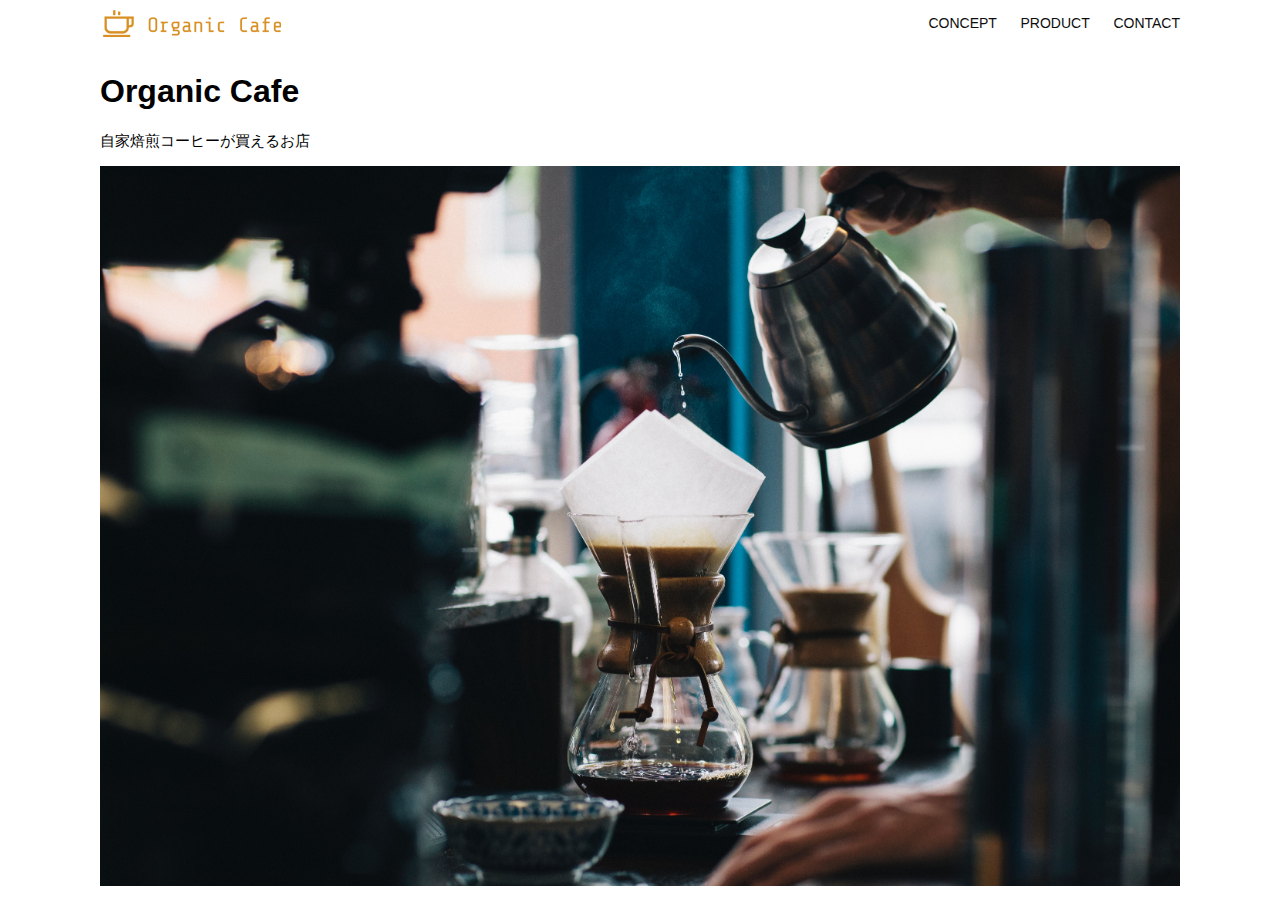
<file: html-css-kadai_013/index.html>
<!DOCTYPE html>
<html>
  <head>
    <title>Organic Cafe</title>
    <meta charset="UTF-8" />
    <meta name="description" content="自家焙煎のコーヒーがお家で楽しめるOrganic Cafe"/>
    <meta name="viewport" content="width=device-width, initial-scale=1.0" />
    <link rel="stylesheet" href="style.css" />
  </head>
  <body>
    <!-- ヘッダー -->
    <header>
      <!-- ロゴ -->
      <a href="index.html" id="logo"><img src="images/logo.png" alt="トップページに戻る"/></a>

      <!-- PC用ナビゲーション -->
      <nav id="nav-pc">
        <a href="index.html#concept">CONCEPT</a>
        <a href="index.html#product">PRODUCT</a>
        <a href="index.html#contact">CONTACT</a>
      </nav>
      <img id="menu-sp" src="images/button-menu.png" alt="ナビゲーションを開く" onclick="document.getElementById('nav-sp').style.display = 'block'"></img>
      <nav id="nav-sp">
        <ul>
            <li><img id="close" src="images/button-close.png" alt="ナビゲーションを閉じる" onclick="document.getElementById('nav-sp').style.display = 'none'"></img></li>
            <li><a id="logo-sp" href="index.html" onclick="document.getElementById('nav-sp').style.display = 'none'"><img src="images/logo-sp.png" alt="トップページに戻る"></a></li>
            <li><a class="menu" href="index.html#concept" onclick="document.getElementById('nav-sp').style.display = 'none'">CONCEPT</a></li>
            <li><a class="menu" href="index.html#product" onclick="document.getElementById('nav-sp').style.display = 'none'">PRODUCT</a></li>
            <li><a class="menu" href="index.html#contact" onclick="document.getElementById('nav-sp').style.display = 'none'">CONTACT</a></li>
        </ul>
      </nav>
    </header>

    <main>
      <article>
        <!-- メインビジュアル -->
        <section id="main-visual">
          <div id="main-message">
            <h1>Organic Cafe</h1>
            <p>自家焙煎コーヒーが買えるお店</p>
          </div>
          <img src="images/main-image.jpg" alt="コーヒーをハンドドリップで淹れる画像"/>
        </section>
      </article>
    </main>
  </body>
</html>
</file>
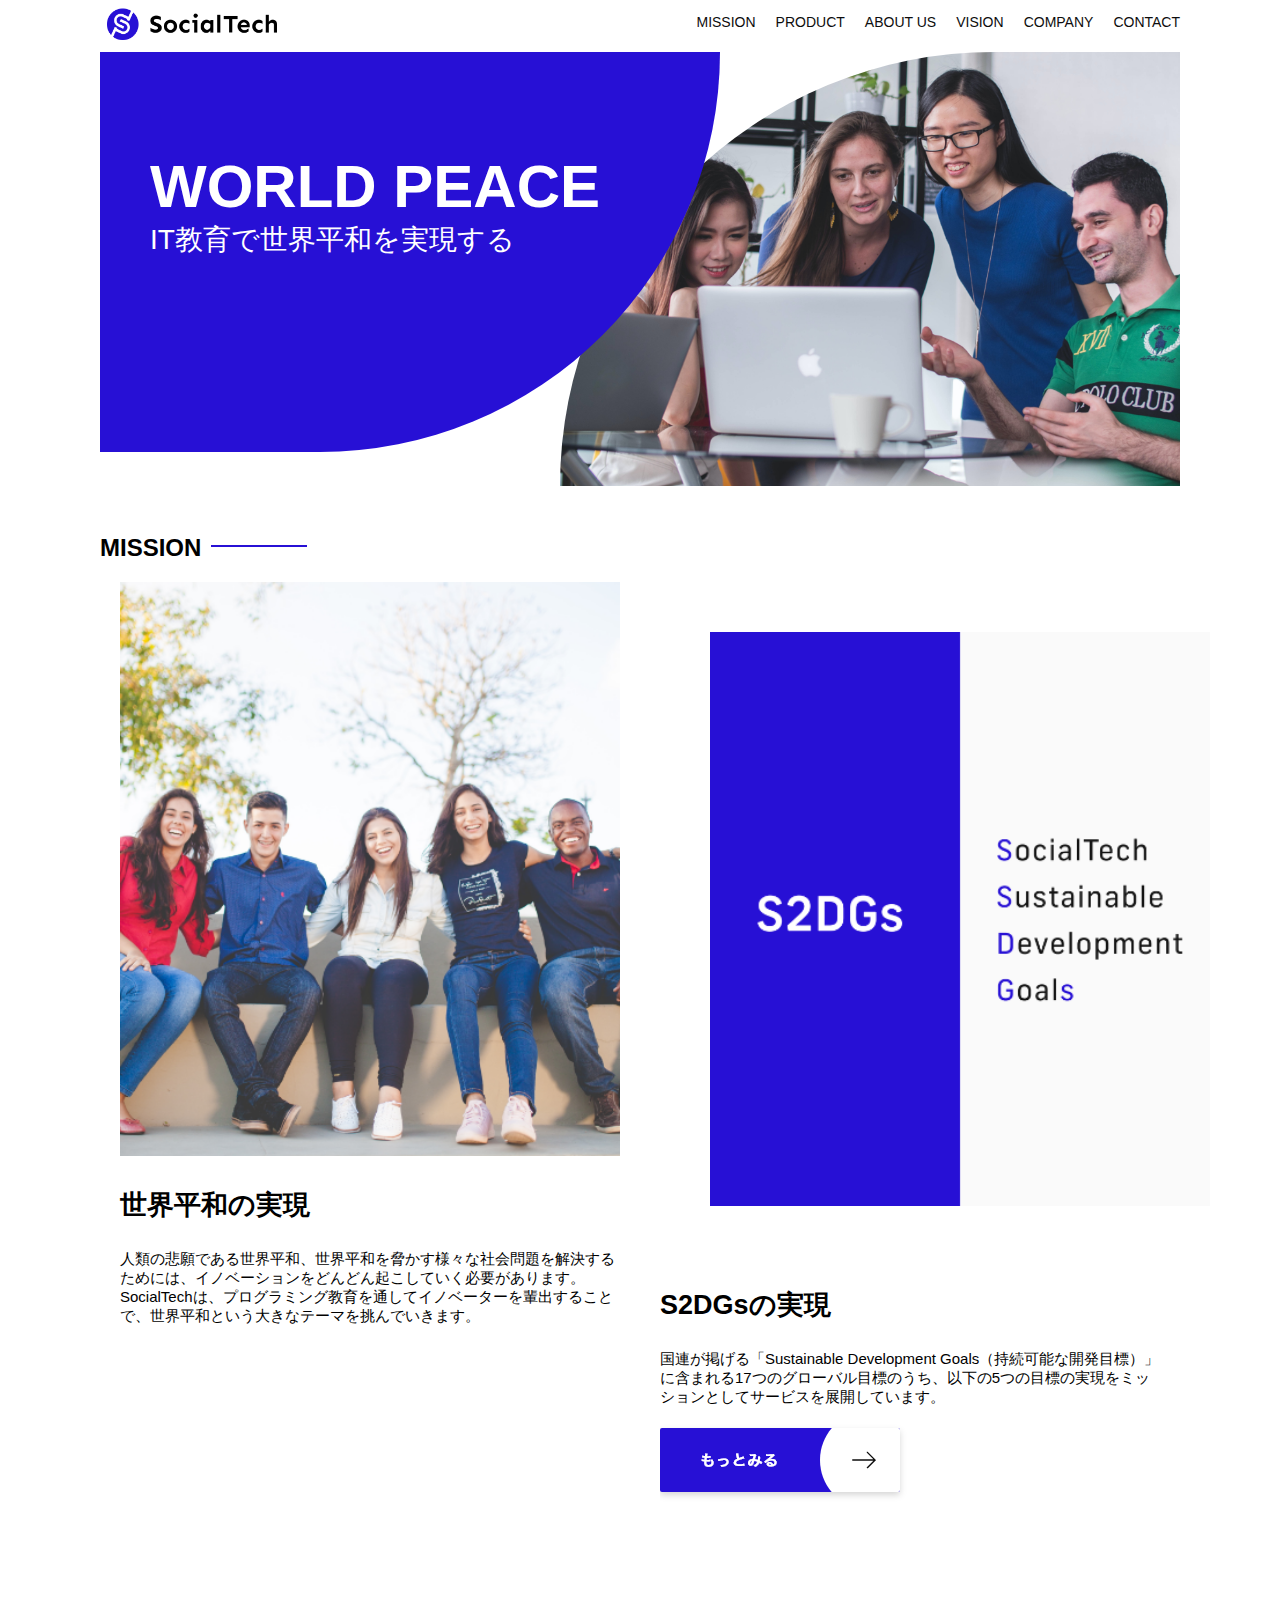
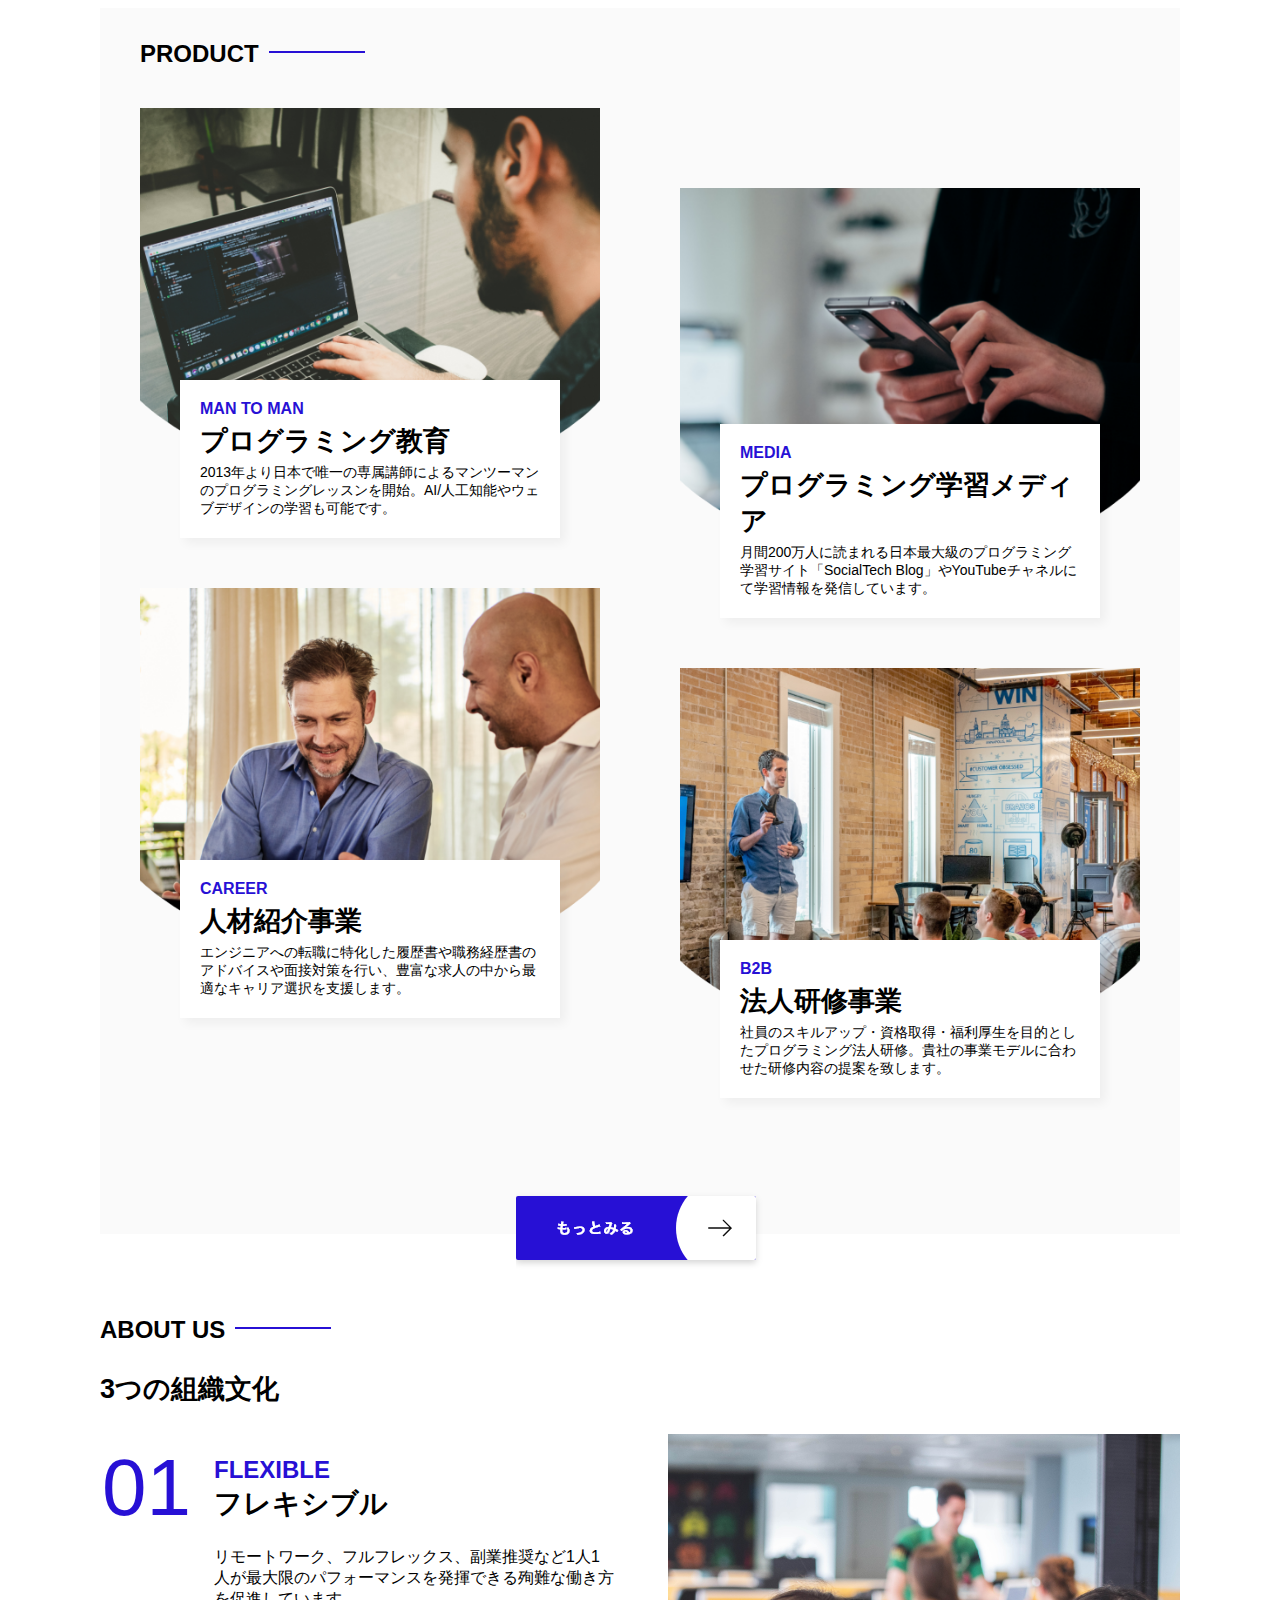
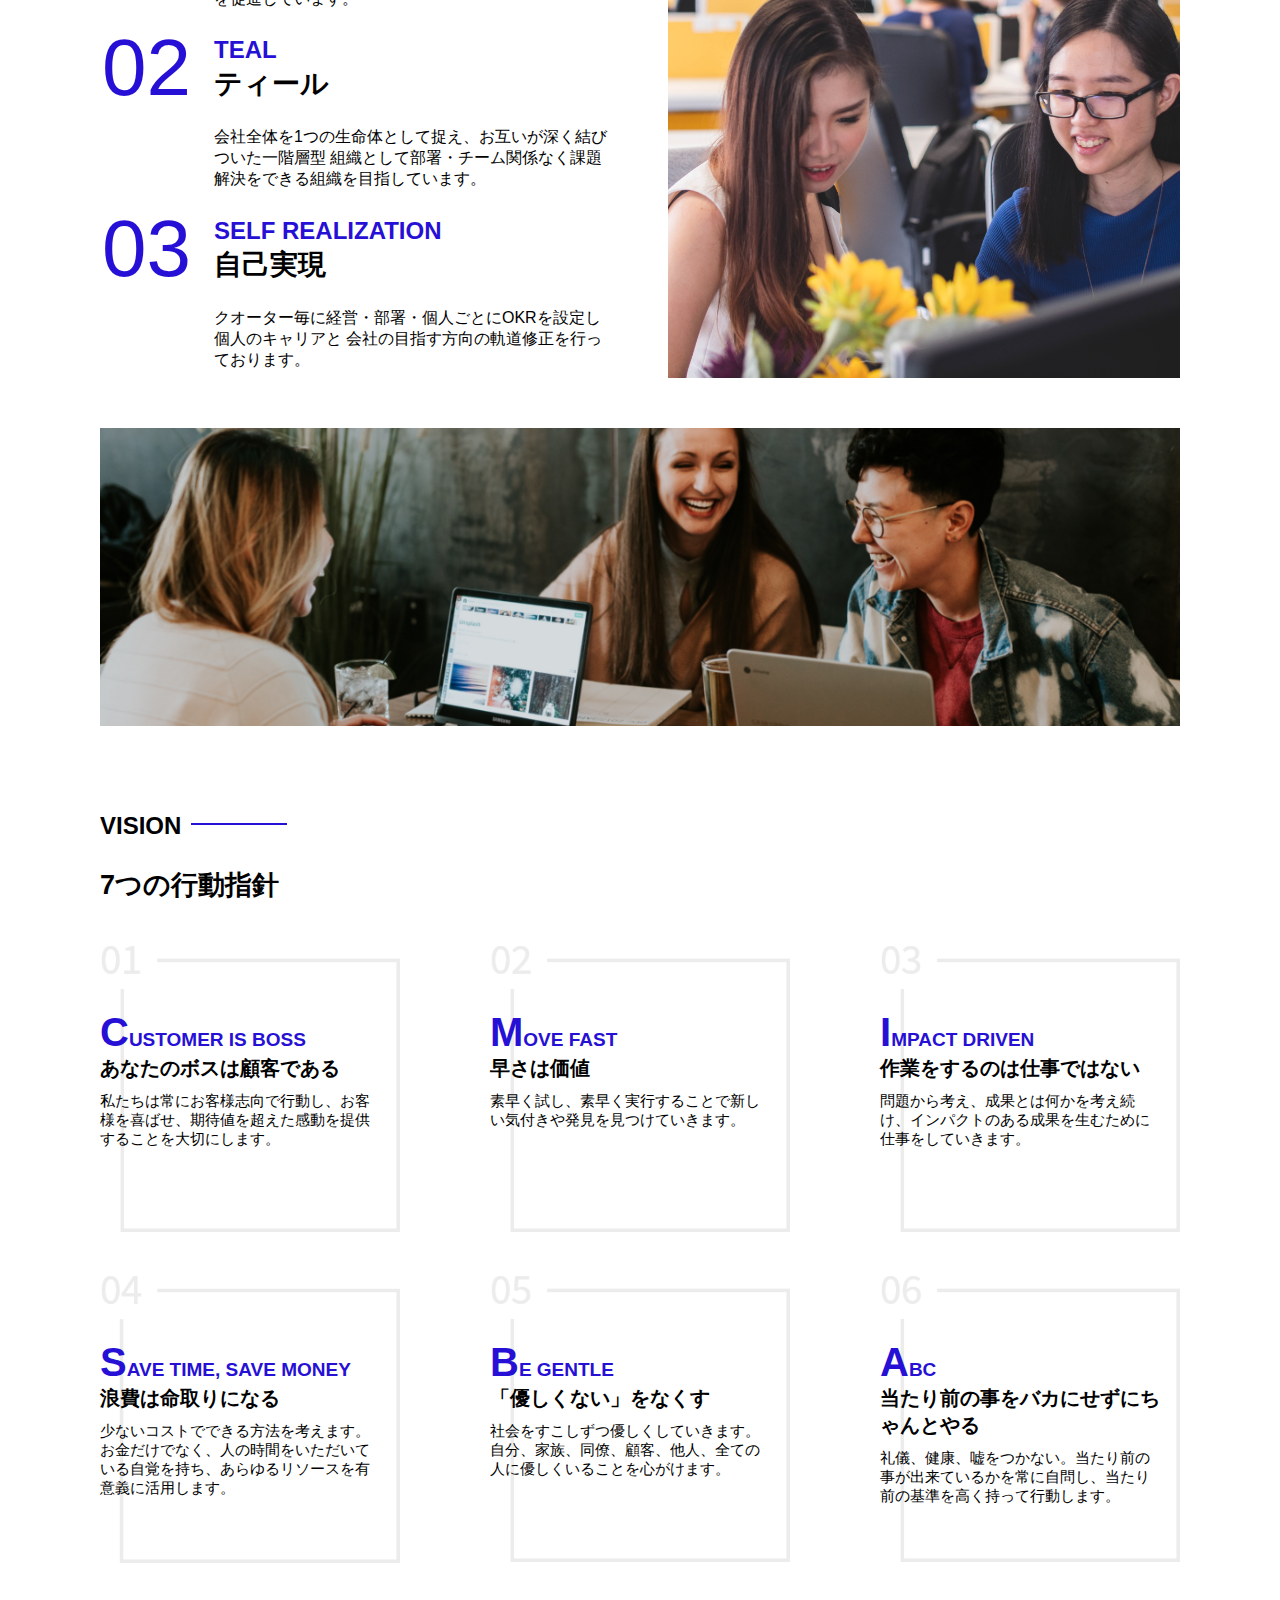
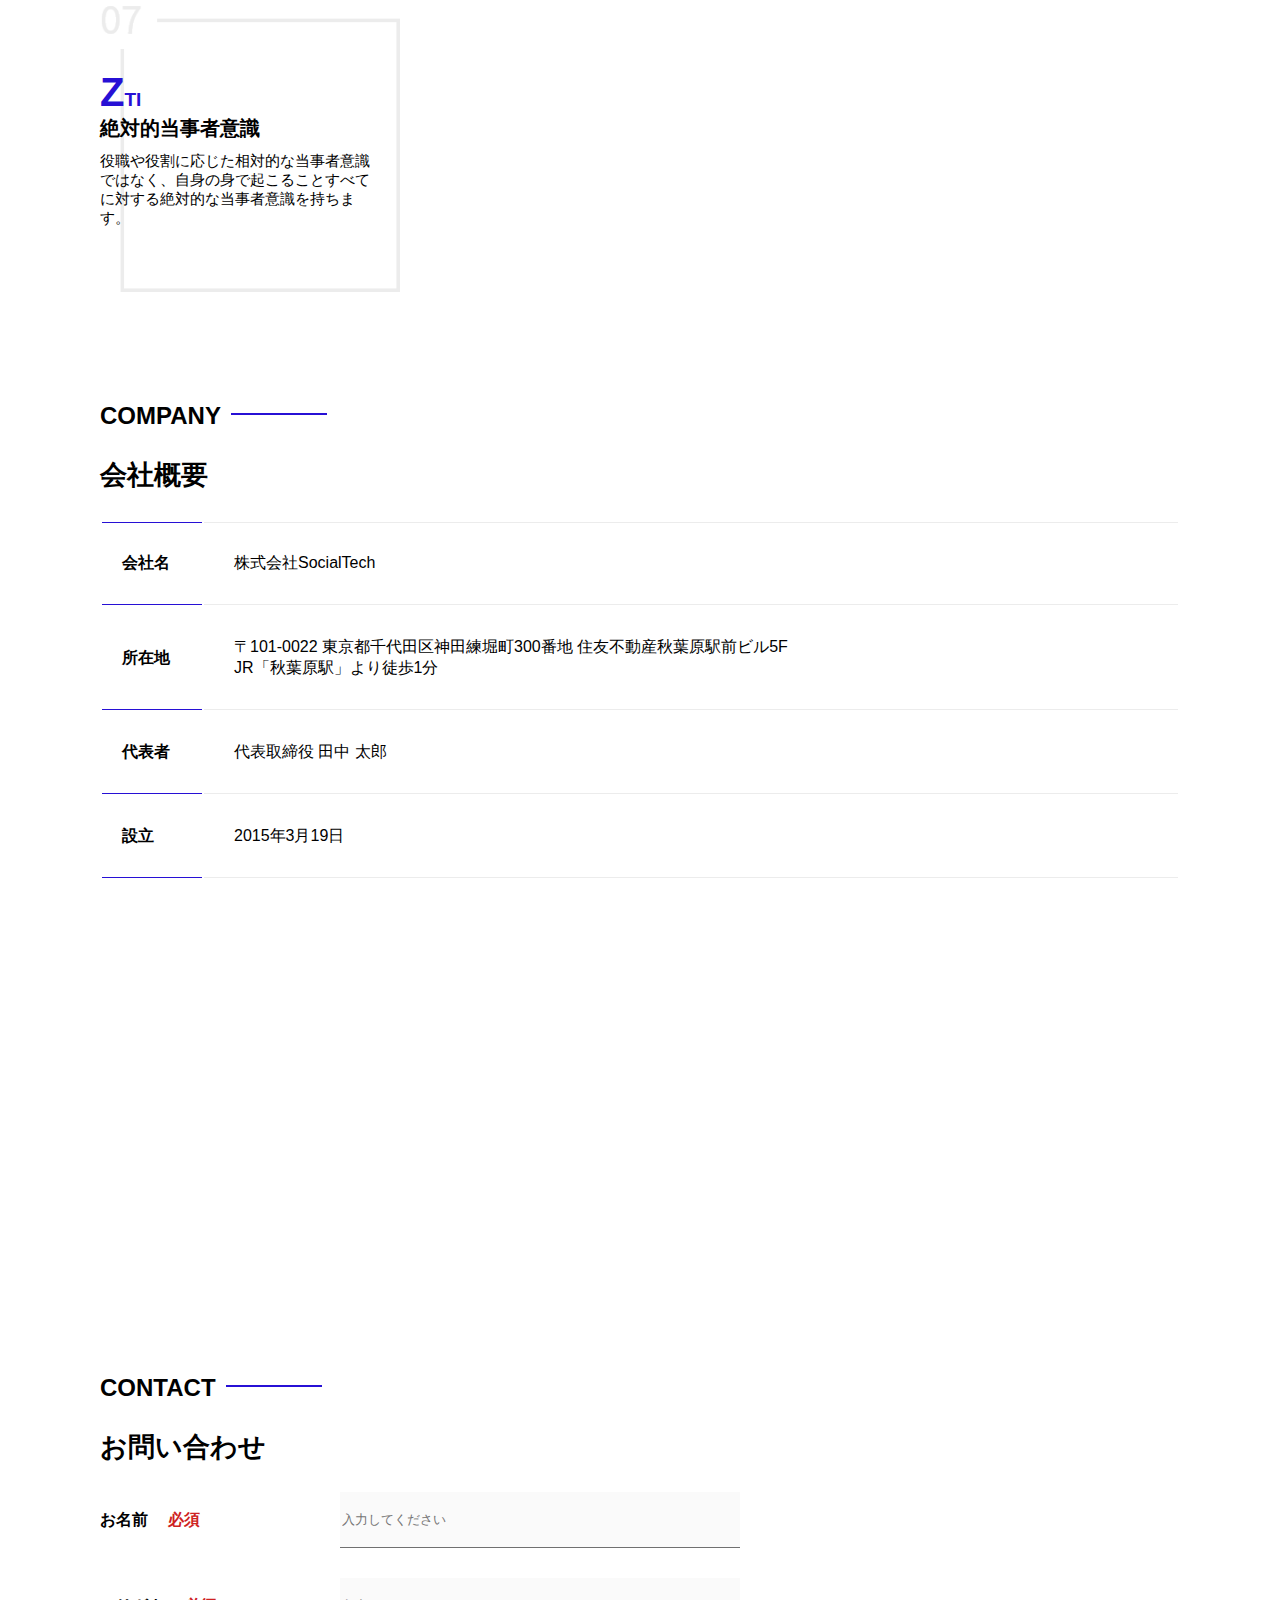
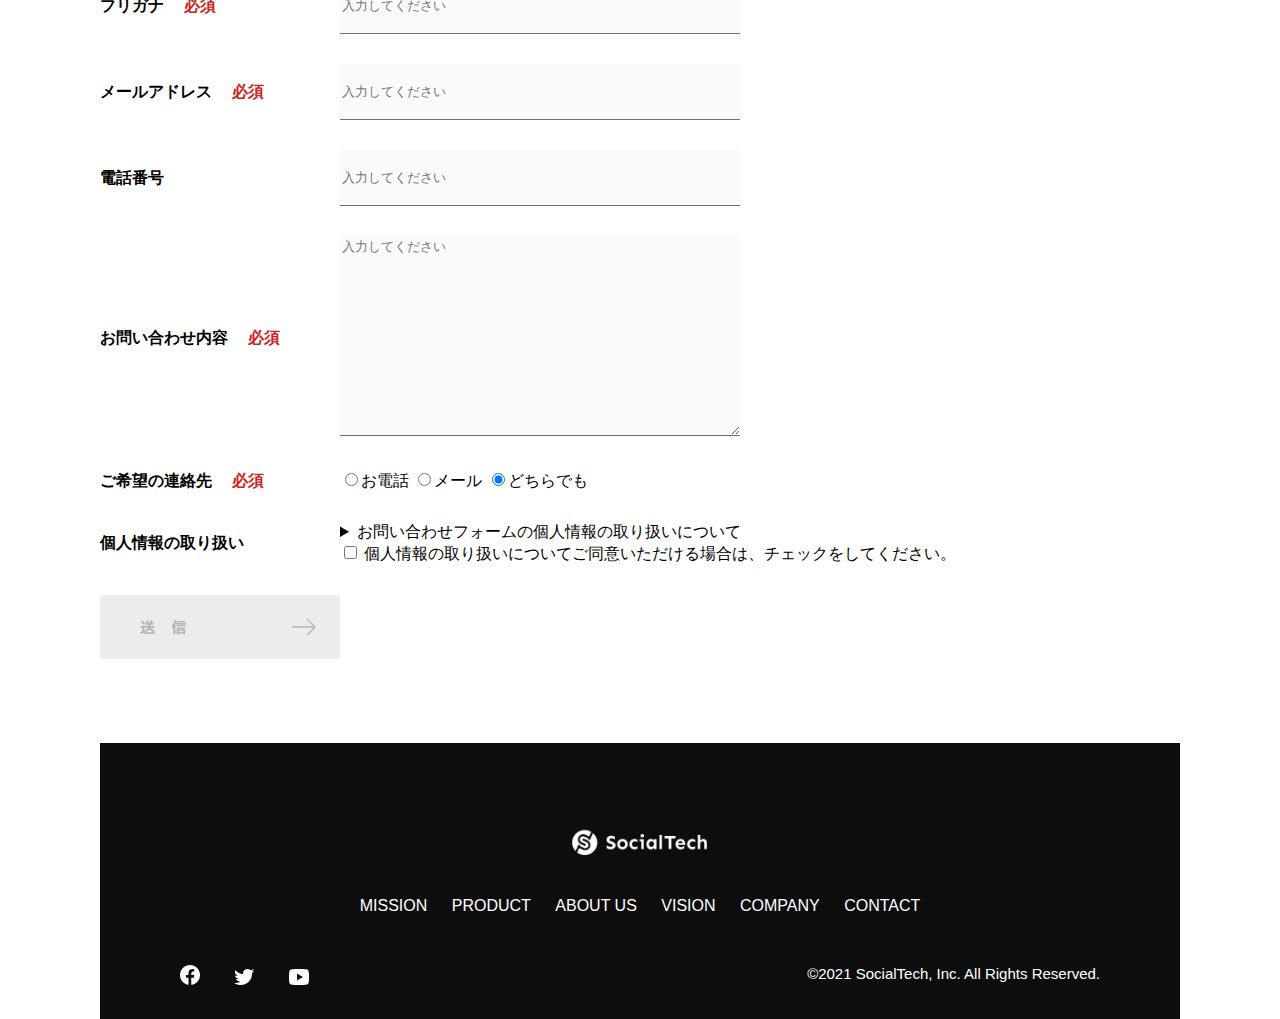
<file: kadai_tutorial_output/index.html>
<!DOCTYPE html>
<html>
    <head>
        <title>SociakTech</title>
        <meta charset="utf-8">
        <meta name="description" content="SocialTechはEdTech業界のリーディングカンパニーを目指します。">
        <meta name="viewport" content="width=device-width, initial-scale=1.0">
        <link rel="stylesheet" href="style.css">
    </head>
    <body>
        <header>
            <a href="index.html" id="logo">
                <img src="images/logo.png" alt="トップページに戻る">
            </a>
            <nav id="nav-pc">
                <ul>
                    <li><a href="mission.html">MISSION</a></li>
                    <li><a href="product.html">PRODUCT</a></li>
                    <li><a href="index.html#aboutus">ABOUT US</a></li>
                    <li><a href="index.html#vision">VISION</a></li>
                    <li><a href="index.html#company">COMPANY</a></li>
                    <li><a href="index.html#contact">CONTACT</a></li>
                    <!-- ulとliはコンビ -->
                </ul>
            </nav>
            <button id="menu-sp" onclick="document.getElementById('nav-sp').style.display = 'block'">
                <img src="images/button-menu.png" alt="ナビゲーションを開く">
            </button>
            <div id="nav-sp">
                <button id="close" onclick="document.getElementById('nav-sp').style.display = 'none'">
                    <img src="images/button-close.png" alt="ナビゲーションを閉じる">
                </button>
                <nav>
                    <ul>
                        <li>
                            <a id="logo-sp" href="index.html" onclick="document.getElementById('nav-sp').style.display = 'none'"><img src="images/logo-sp.png" alt="トップページに戻る"></a>
                        </li>
                        <li><a class="menu" href="mission.html" onclick="document.getElementById('nav-sp').style.display = 'none'">MISSION</a></li>
                        <!-- nav-sp要素をクリックした時、display:none;というスタイルを適用するjacasprict -->
                        <li><a class="menu" href="product.html" onclick="document.getElementById('nav-sp').style.display = 'none'">PRODUCT</a></li>
                        <li><a class="menu" href="indec.html#aboutus" onclick="document.getElementById('nav-sp').style.display = 'none'">ABOUT US</a></li>
                        <li><a class="menu" href="index.html#vision" onclick="document.getElementById('nav-sp').style.display = 'none'">VISION</a></li>
                        <li><a class="menu" href="index.html#company" onclick="document.getElementById('nav-sp').style.display = 'none'">COMPANY</a></li>
                        <li><a class="menu" href="index.html#contact" onclick="document.getElementById('nav-sp').style.display = 'none'">CONTACT</a></li>
                    </ul>
                </nav>
                <div id="sns">
                 <a href="https://www.facebook.com/sejuku2013">
                     <img src="images/button-facebook.png" alt="Facebookのリンク">
                 </a>
                 <a href="https://twitter.com/samuraijuku">
                     <img src="images/button-twitter.png" alt="Twitterのリンク">
                 </a>
                 <a href="https://www.youtube.com/channel/UCCFOQO5aDK0xXam4cUQXT8g">
                     <img src="images/button-youtube.png" alt="YouTubeのリンク">
                 </a>
                </div>
            </div>
        </header>
        <main>
            <article>
                <!-- article=記事欄 -->
                <section id="main-visual">
                    <!-- sectionタグで記事を区切る　新しい記事を追加する時は再度sectionタグを追加する -->
                    <div id="main-message">
                        <h1>WORLD PEACE</h1>
                        <p>IT教育で世界平和を実現する</p>
                    </div>
                    <img src="images/index/index-main.png" alt="PC周りに集まる多国籍の仲間たち">
                </section>
                <section id="mission">
                    <h2 class="index-h2">MISSION</h2>
                    <div id="mission-flex">
                        <div>
                            <img id="mission-photo" src="images/index/index-mission.png" alt="野外のベンチで写真を撮影する多国籍の仲間たち">
                            <h3>世界平和の実現</h3>
                            <p>人類の悲願である世界平和、世界平和を脅かす様々な社会問題を解決するためには、イノベーションをどんどん起こしていく必要があります。SocialTechは、プログラミング教育を通してイノベーターを輩出することで、世界平和という大きなテーマを挑んでいきます。</p>
                        </div>
                        <div>
                            <img id="s2dgs" src="images/index/s2dgs.png" alt="S2DGs">
                            <h3>S2DGsの実現</h3>
                            <p>国連が掲げる「Sustainable Development Goals（持続可能な開発目標）」に含まれる17つのグローバル目標のうち、以下の5つの目標の実現をミッションとしてサービスを展開しています。</p>
                            <a href="mission.html">
                                <img src="images/button-more.png" alt="もっとみる">
                                <!-- 画像をクリックしたら、リンクに飛ぶようになる -->
                            </a>
                        </div>
                    </div>
                </section>
                <section id="product">
                    <h2 class="index-h2">PRODUCT</h2>
                    <div class="product-flex">
                      <div id="product-left">
                        <div>
                          <img class="product-photo" src="images/index/index-mantoman.png" alt="PCでコードを書く男性">
                          <div class="product-explain">
                            <span>MAN TO MAN</span>
                            <h3>プログラミング教育</h3>
                            <p>2013年より日本で唯一の専属講師によるマンツーマンのプログラミングレッスンを開始。AI/人工知能やウェブデザインの学習も可能です。</p>
                          </div>
                        </div>
                        <div>
                          <img class="product-photo" src="images/index/index-career.png" alt="笑顔で話し合う2人の男性">
                          <div class="product-explain">
                            <span>CAREER</span>
                            <h3>人材紹介事業</h3>
                            <p>エンジニアへの転職に特化した履歴書や職務経歴書のアドバイスや面接対策を行い、豊富な求人の中から最適なキャリア選択を支援します。</p>
                          </div>
                        </div>
                      </div>
                      <div id="product-right">
                        <div>
                          <img class="product-photo" src="images/index/index-media.png" alt="スマートフォンを操作する人">
                          <div class="product-explain">
                            <span>MEDIA</span>
                            <h3>プログラミング学習メディア</h3>
                            <p>月間200万人に読まれる日本最大級のプログラミング学習サイト「SocialTech Blog」やYouTubeチャネルにて学習情報を発信しています。</p>
                          </div>
                        </div>
                        <div>
                          <img class="product-photo" src="images/index/index-b2b.png" alt="講演中の男性とそれを聴く人々">
                          <div class="product-explain">
                            <span>B2B</span>
                            <h3>法人研修事業</h3>
                            <p>社員のスキルアップ・資格取得・福利厚生を目的としたプログラミング法人研修。貴社の事業モデルに合わせた研修内容の提案を致します。</p>
                          </div>
                        </div>
                      </div>
                    </div>
                    <div id="product-more">
                      <a href="product.html">
                        <img src="images/button-more.png" alt="もっとみる">
                      </a>
                    </div>
                  </section>
                  <section id="aboutus">
                    <h2 class="index-h2">ABOUT US</h2>
                    <h3>3つの組織文化</h3>
                    <div>
                        <table class="culture-table">
                            <tr>
                                <td class="culture-num">01</td>
                                <th><span class="culture-en">FLEXIBLE</span><br>フレキシブル</th>
                            </tr>
                            <tr>
                                <td>
                                    <!-- 空のセル -->
                                </td>
                                <td class="culture-rescription">リモートワーク、フルフレックス、副業推奨など1人1人が最大限のパフォーマンスを発揮できる殉難な働き方を促進しています。</td>
                            </tr>
                            <tr>
                                <td class="culture-num">02</td>
                                <th><span class="culture-en">TEAL</span><br>ティール</th>
                            </tr>
                            <tr>
                                <td>
                                    <!-- 空のセル -->
                                </td>
                                <td class="culture-description">会社全体を1つの生命体として捉え、お互いが深く結びついた一階層型 組織として部署・チーム関係なく課題解決をできる組織を目指しています。</td>
                            </tr>
                            <tr>
                                <td class="culture-num">03</td>
                                <th><span class="culture-en">SELF REALIZATION</span><br>自己実現</th>
                            </tr>
                            <tr>
                                <td>
                                    <!-- 空のセル -->
                                </td>
                                <td class="culture^description">クオーター毎に経営・部署・個人ごとにOKRを設定し個人のキャリアと 会社の目指す方向の軌道修正を行っております。</td>
                            </tr>
                        </table>
                        <img class="culture-img" src="images/index/index-aboutus1.png" alt="笑顔で話し合う2人の女性">
                    </div>
                    <img class="culture-img2" src="images/index/index-aboutus2.png" alt="笑顔で話し合う3人の男女">
                  </section>
                  <section id="vision">
                    <h2 class="index-h2">VISION</h2>
                    <h3>7つの行動指針</h3>
                    <div>
                        <div class="vision-box">
                            <img src="images/index/vision-01.png" alt="01">
                            <div>
                                <h4>CUSTOMER IS BOSS</h4>
                                <h5>あなたのボスは顧客である</h5>
                                <p>私たちは常にお客様志向で行動し、お客様を喜ばせ、期待値を超えた感動を提供することを大切にします。</p>
                            </div>
                        </div>
                        <div class="vision-box">
                            <img src="images/index/vision-02.png" alt="02">
                            <div>
                                <h4>MOVE FAST</h4>
                                <h5>早さは価値</h5>
                                <p>素早く試し、素早く実行することで新しい気付きや発見を見つけていきます。</p>
                            </div>
                        </div>
                        <div class="vision-box">
                            <img src="images/index/vision-03.png" alt="03">
                            <div>
                                <h4>IMPACT DRIVEN</h4>
                                <h5>作業をするのは仕事ではない</h5>
                                <p>問題から考え、成果とは何かを考え続け、インパクトのある成果を生むために仕事をしていきます。</p>
                            </div>
                        </div>
                        <div class="vision-box">
                            <img src="images/index/vision-04.png" alt="04">
                            <div>
                                <h4>SAVE TIME, SAVE MONEY</h4>
                                <h5>浪費は命取りになる</h5>
                                <p>少ないコストでできる方法を考えます。お金だけでなく、人の時間をいただいている自覚を持ち、あらゆるリソースを有意義に活用します。</p>
                            </div>
                        </div>
                        <div class="vision-box">
                            <img src="images/index/vision-05.png" alt="05">
                            <div>
                                <h4>BE GENTLE</h4>
                                <h5>「優しくない」をなくす</h5>
                                <p>社会をすこしずつ優しくしていきます。自分、家族、同僚、顧客、他人、全ての人に優しくいることを心がけます。</p>
                            </div>
                        </div>
                        <div class="vision-box">
                            <img src="images/index/vision-06.png" alt="06">
                            <div>
                                <h4>ABC</h4>
                                <h5>当たり前の事をバカにせずにちゃんとやる</h5>
                                <p>礼儀、健康、嘘をつかない。当たり前の事が出来ているかを常に自問し、当たり前の基準を高く持って行動します。</p>
                            </div>
                        </div>
                        <div class="vision-box">
                            <img src="images/index/vision-07.png" alt="07">
                            <div>
                                <h4>ZTI</h4>
                                <h5>絶対的当事者意識</h5>
                                <p>役職や役割に応じた相対的な当事者意識ではなく、自身の身で起こることすべてに対する絶対的な当事者意識を持ちます。</p>
                            </div>
                        </div>
                    </div>
                  </section>
                  <section id="company">
                    <h2 class="index-h2">COMPANY</h2>
                    <h3>会社概要</h3>
                    <table id="company-table">
                        <tr>
                            <th class="tableheader tableheader-first">会社名</th>
                            <td class="cell cell-first">株式会社SocialTech</td>
                        </tr>
                        <tr>
                            <th class="tableheader">所在地</th>
                            <td class="cell">〒101-0022 東京都千代田区神田練堀町300番地 住友不動産秋葉原駅前ビル5F<br>JR「秋葉原駅」より徒歩1分</td>
                        </tr>
                        <tr>
                            <th class="tableheader">代表者</th>
                            <td class="cell">代表取締役 田中 太郎</td>
                        </tr>
                        <tr>
                            <th class="tableheader">設立</th>
                            <td class="cell">2015年3月19日</td>
                        </tr>
                    </table>
                    <iframe 
 src="https://www.google.com/maps/embed?pb=!1m18!1m12!1m3!1d3240.0688551336807!2d139.7720776771055!3d35.69992317258124!2m3!1f0!2f0!3f0!3m2!1i1024!2i768!4f13.1!3m3!1m2!1s0x60188fee13660e23%3A0x77137876edf742ac!2z5L2P5Y-L5LiN5YuV55Sj56eL6JGJ5Y6f6aeF5YmN44OT44Or!5e0!3m2!1sja!2sjp!4v1704858013291!5m2!1sja!2sjp" 
 style="border: 0" allowfullscreen="" loading="lazy">
 <!-- src属性で地図画像のURL style属性で地図画像の枠線を0に指定 allowfullscreen属性で全画面モードの「許可」を指定 loading属性でブラウザに地図が表示された時に地図画像を読み込む指定 -->
 </iframe>
                  </section>
                  <section id="contact">
                    <h2 class="index-h2">CONTACT</h2>
                    <h3>お問い合わせ</h3>
                    <form>
                        <div>
                            <div class="contact-heading">
                                <label class="contact-label">お名前<span class="contact-span">必須</span></label>
                            </div>
                            <div>
                                <input type="text" name="name" placeholder="入力してください" class="contact-textbox">
                            </div>
                        </div>
                        <div>
                            <div class="contact-heading">
                                <label class="contact-label">フリガナ<span class="contact-span">必須</span></label>
                            </div>
                            <div>
                                <input type="text" name="hurigana" placeholder="入力してください" class="contact-textbox">
                            </div>
                        </div>
                        <div>
                            <div class="contact-heading">
                                <label class="contact-label">メールアドレス<span class="contact-span">必須</span></label>
                            </div>
                            <div>
                                <input type="text" name="email" placeholder="入力してください" class="contact-textbox">
                            </div>
                        </div>
                        <div>
                            <div class="contact-heading">
                                <label class="contact-label">電話番号</label>
                            </div>
                            <div>
                                <input type="text" name="tel" placeholder="入力してください" class="contact-textbox">
                            </div>
                        </div>
                        <div>
                            <div class="contact-heading">
                                <label class="contact-label">お問い合わせ内容<span class="contact-span">必須</span></label>
                            </div>
                            <div>
                                <textarea class="contact-textarea" placeholder="入力してください" name="message"></textarea>
                            </div>
                        </div>
                        <div>
                            <div class="contact-heading">
                                <label class="contact-label">ご希望の連絡先<span class="contact-span">必須</span></label>
                            </div>
                            <div>
                                <input class="radiobutton" type="radio" value="tel" name="contact" checked><label>お電話</label>
                                <input class="radiobutton" type="radio" value="mail" name="contact" checked><label>メール</label>
                                <input class="radiobutton" type="radio" value="both" name="contact" checked><label>どちらでも</label>
                            </div>
                        </div>
                        <div>
                            <div class="contact-heading">
                              <label class="contact-label">個人情報の取り扱い</label>
                            </div>
                            <div>
                              <details><!-- summaryの前に三角マークが作られる　クリックすると詳細の表示・非表示を切り替え-->
                                <summary>お問い合わせフォームの個人情報の取り扱いについて</summary>
                                <div>
                                  <dl>
                                    <dt>１．組織の名称又は氏名</dt>
                                    <dd>株式会社SocialTech</dd>
                                    <dt>２．個人情報保護管理者（若しくはその代理人）の氏名又は職名、所属及び連絡先</dt>
                                    <dd>
                                      <p>鈴木 一郎 コーポレート部</p>
                                      <p>メールアドレス：samurai@example.com</p>
                                      <p>TEL：03-1234-5678</p>
                                    </dd>
                                    <dt>３．個人情報の利用目的</dt>
                                    <dd>
                                      <ul>
                                        <li>本サービス及び本サービスに関連する情報の提供又はそれらに関する連絡のため</li>
                                        <li>ユーザーの本人確認のため</li>
                                        <li>当社サービスのご案内のため</li>
                                        <li>当社の商品等の広告または宣伝（電子メールによるものを含むものとします。）</li>
                                      </ul>
                                    </dd>
                                    <dt>４．個人情報の取り扱い業務の委託</dt>
                                    <dd>個人情報の取扱業務の全部または一部を外部に業務委託する場合があります。その際、弊社は、個人情報を適切に保護できる管理体制を敷き実行していることを条件として委託先を厳選したうえで、機密保持契約を委託先と締結し、お客様の個人情報を厳密に管理させます。</dd>
                                    <dt>５．個人情報の開示等の請求</dt>
                                    <dd>
                                      お客様は、弊社に対してご自身の個人情報の開示等（利用目的の通知、開示、内容の訂正・追加・削除、利用の停止または消去、第三者への提供の停止）に関して、当社問合わせ窓口に申し出ることができます。<br>
                                      その際、弊社はお客様ご本人を確認させていただいたうえで、合理的な期間内に対応いたします。<br>
                                      なお、個人情報に関する弊社問合わせ先は、次の通りです。
                                    </dd>
                                    <dd>
                                      <p>株式会社SocialTech　個人情報問合せ窓口</p>
                                      <p>〒150-0043　東京都千代田区神田練塀町300番地 住友不動産秋葉原駅前ビル5F</p>
                                      <p>メールアドレス：samurai@example.com　TEL：03-1234-5678</p>
                                    </dd>
              
                                    <dt>６．個人情報を提供されることの任意性について</dt>
                                    <dd>お客様がご自身の個人情報を弊社に提供されるか否かは、お客様のご判断によりますが、もしご提供されない場合には、適切なサービスが提供できない場合がありますので予めご了承ください。</dd>
                                  </dl>
                                </div>
                              </details>
                              <input type="checkbox" name="agree">
                              <span>個人情報の取り扱いについてご同意いただける場合は、チェックをしてください。</span>
                            </div>
                          </div>
                          <input type="image" src="images/button-submit.png" alt="送信する">
                          <!-- 送信ボタンはsubmitで作成できるが、画像を使って送信ボタンを作ることもできる。 その場合は、value="Submit"を削除してsrc属性で画像パスを指定する -->
                    </form>
                  </section>
                </article>
              </main>
              <footer>
                <div id="footer-logo">
                    <img src="images/logo-sp.png" alt="SocialTech">
                </div>
                    <div id="footer-link">
                        <a href="mission.html">MISSION</a>
                        <a href="product.html">PRODUCT</a>
                        <a href="index.html#aboutus">ABOUT US</a>
                        <a href="index.html#vision">VISION</a>
                        <a href="index.html#company">COMPANY</a>
                        <a href="index.html#contact">CONTACT</a>
                    </div>
                    <div id="sns-footer">
                        <div class="sns-btns">
                          <a href="https://www.facebook.com/sejuku2013"><img src="images/button-facebook.png" alt="Facebookのリンク"></a>
                          <a href="https://twitter.com/samuraijuku"><img src="images/button-twitter.png" alt="Twitterのリンク"></a>
                          <a href="https://www.youtube.com/channel/UCCFOQO5aDK0xXam4cUQXT8g"><img src="images/button-youtube.png" alt="YouTubeのリンク"></a>
                        </div>
                        <p id="copyright">&copy;2021 SocialTech, Inc. All Rights Reserved.</p>
                      </div>
              </footer>
            </body>
            
            </html>
</file>
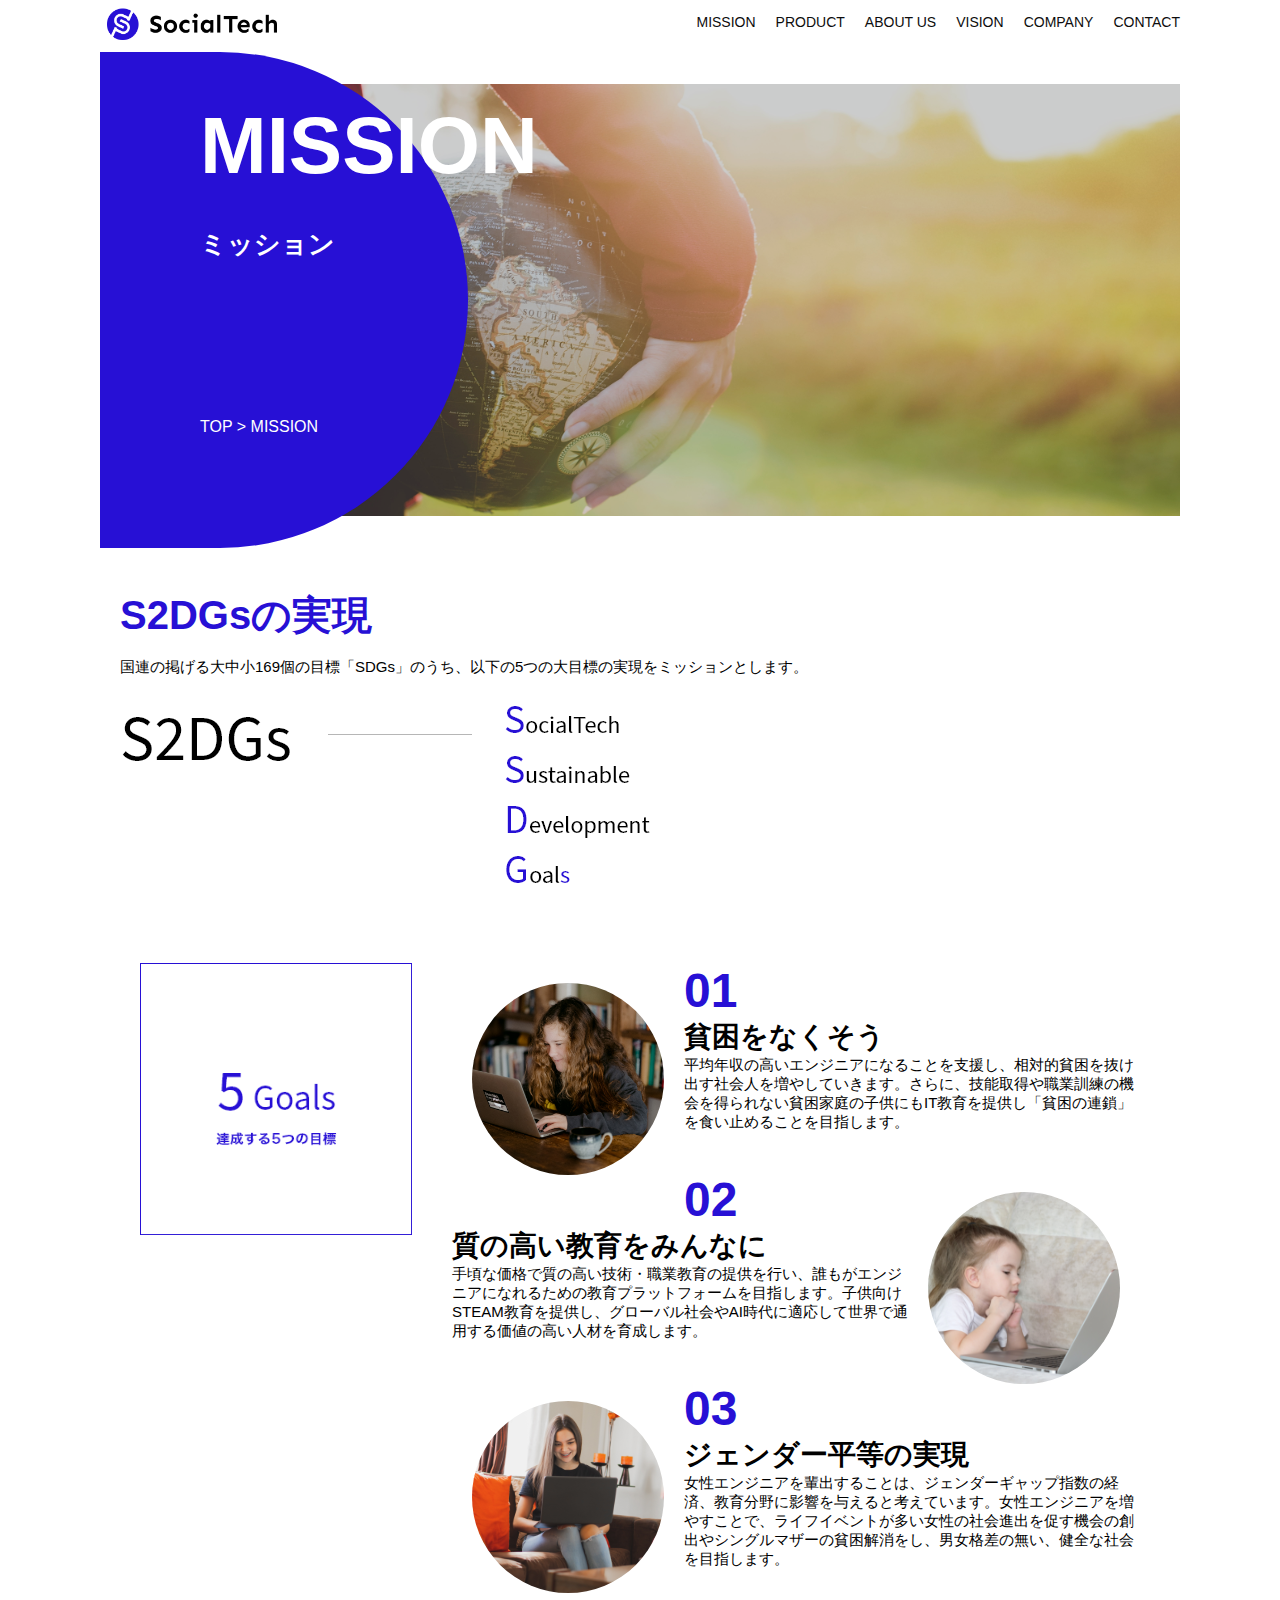
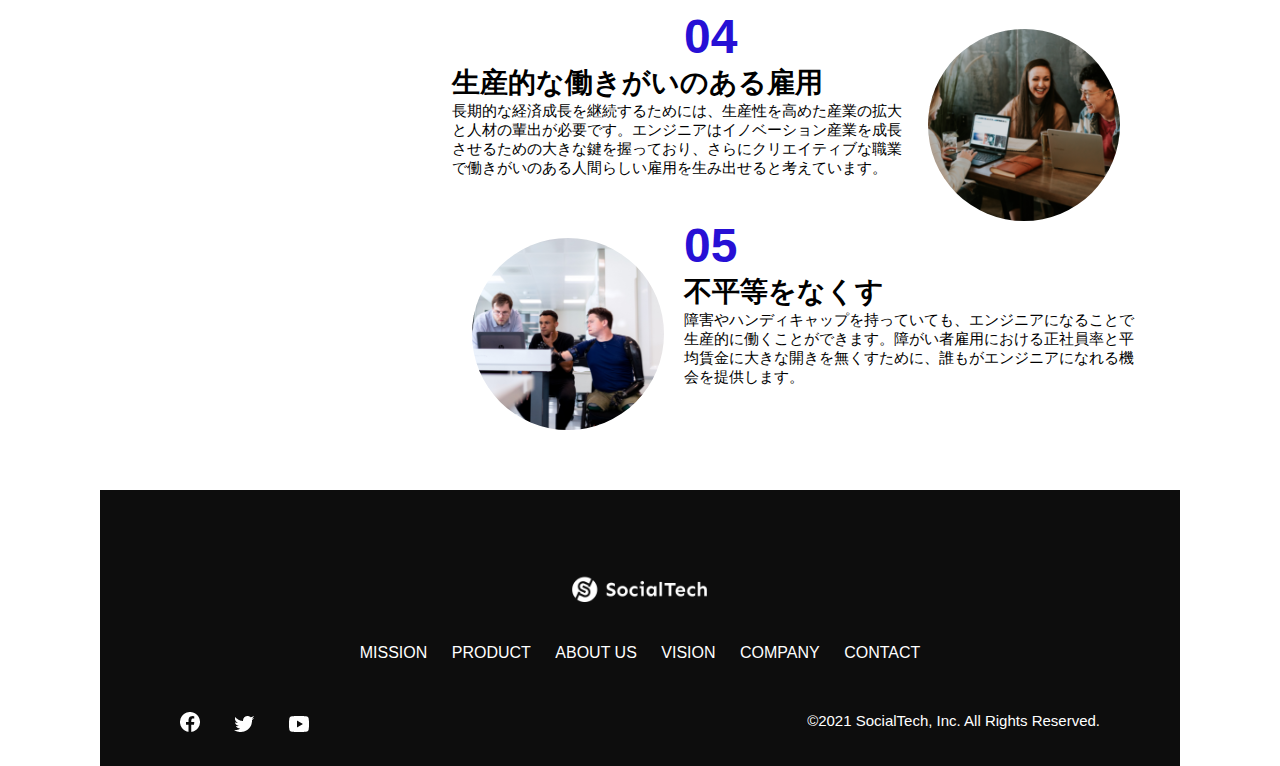
<file: kadai_tutorial_output/mission.html>
<!DOCTYPE html>
<html>
  <head>
    <title>SocialTech - MISSION ミッション -</title>
    <meta charset="utf-8">
    <meta name="description" content="SocialTechが目指す5つの目標 (S2DGs) を紹介します">
    <meta name="viewport" content="width=device-width, initial-scale=1.0">
    <link rel="stylesheet" href="style.css">
  </head>

  <body>
    <!-- ヘッダー -->
    <header>
      <!-- ロゴ -->
      <a href="index.html" id="logo">
        <img src="images/logo.png" alt="トップページに戻る">
      </a>

      <!-- PC用ナビゲーション -->
      <nav id="nav-pc">
        <ul>
          <li><a href="mission.html">MISSION</a></li>
          <li><a href="product.html">PRODUCT</a></li>
          <li><a href="index.html#aboutus">ABOUT US</a></li>
          <li><a href="index.html#vision">VISION</a></li>
          <li><a href="index.html#company">COMPANY</a></li>
          <li><a href="index.html#contact">CONTACT</a></li>
        </ul>
      </nav>

      <!-- スマホ用メニューボタン -->
      <button id="menu-sp" onclick="document.getElementById('nav-sp').style.display = 'block'">
        <img src="images/button-menu.png" alt="ナビゲーションを開く">
      </button>

      <!-- スマホ用ナビゲーション -->
      <div id="nav-sp">
        <button id="close" onclick="document.getElementById('nav-sp').style.display = 'none'">
          <img src="images/button-close.png" alt="ナビゲーションを閉じる">
        </button>

        <nav>
          <ul>
            <li>
              <a id="logo-sp" href="index.html" onclick="document.getElementById('nav-sp').style.display = 'none'"><img src="images/logo-sp.png" alt="トップページに戻る"></a>
            </li>
            <li><a class="menu" href="mission.html" onclick="document.getElementById('nav-sp').style.display = 'none'">MISSION</a></li>
            <li><a class="menu" href="product.html" onclick="document.getElementById('nav-sp').style.display = 'none'">PRODUCT</a></li>
            <li><a class="menu" href="index.html#aboutus" onclick="document.getElementById('nav-sp').style.display = 'none'">ABOUT US</a></li>
            <li><a class="menu" href="index.html#vision" onclick="document.getElementById('nav-sp').style.display = 'none'">VISION</a></li>
            <li><a class="menu" href="index.html#company" onclick="document.getElementById('nav-sp').style.display = 'none'">COMPANY</a></li>
            <li><a class="menu" href="index.html#contact" onclick="document.getElementById('nav-sp').style.display = 'none'">CONTACT</a></li>
          </ul>
        </nav>
        <div id="sns">
          <a href="https://www.facebook.com/sejuku2013">
            <img src="images/button-facebook.png" alt="Facebookのリンク">
          </a>
          <a href="https://twitter.com/samuraijuku">
            <img src="images/button-twitter.png" alt="Twitterのリンク">
          </a>
          <a href="https://www.youtube.com/channel/UCCFOQO5aDK0xXam4cUQXT8g">
            <img src="images/button-youtube.png" alt="YouTubeのリンク">
          </a>
        </div>
      </div>
    </header>

    <main>
      <article>
        <section id="mission-main">
            <div class="mission-main-inner">
                <div id="mission-title">
                    <h1>MISSION<br><span>ミッション</span></h1>
                    <p>TOP > MISSION</p>
                    <!-- 現在開いているページを表示する　現在開いているページがわかるようにするため -->
                </div>
            </div>
        </section>
        <section id="mission-s2dgs">
            <h2 class="mission-h2">S2DGsの実現</h2>
            <p>国連の掲げる大中小169個の目標「SDGs」のうち、以下の5つの大目標の実現をミッションとします。</p>
            <img src="images/mission/mission-s2dgs.png" alt="S2DGs">
        </section>
        <section id="mission-five-goals">
            <div class="five-goals-image">
                <img src="images/mission/mission-5goals.png" alt="5Goals">
            </div>
            <div class="five-goals-read">
                <div>
                    <img class="fivegoals-image-left" src="images/mission/mission-5goals01.png" alt="PCを操作する女の子">
                    <span class="fivegoals-number">01</span>
                    <h3 class="fivegoals-h3">貧困をなくそう</h3>
                    <p class="fivegoals-p">平均年収の高いエンジニアになることを支援し、相対的貧困を抜け出す社会人を増やしていきます。さらに、技能取得や職業訓練の機会を得られない貧困家庭の子供にもIT教育を提供し「貧困の連鎖」を食い止めることを目指します。</p>
                </div>
                <div>
                    <img class="fivegoals-image-right" src="images/mission/mission-5goals02.png" alt="PCを見つめる小さい女の子">
                    <span class="fivegoals-number">02</span>
                    <h3 class="fivegoals-h3">質の高い教育をみんなに</h3>
                    <p class="fivegoals-p">手頃な価格で質の高い技術・職業教育の提供を行い、誰もがエンジニアになれるための教育プラットフォームを目指します。子供向けSTEAM教育を提供し、グローバル社会やAI時代に適応して世界で通用する価値の高い人材を育成します。</p>
                </div>
                <div>
                    <img class="fivegoals-image-left" src="images/mission/mission-5goals03.png" alt="PCを操作する女性">
                    <span class="fivegoals-number">03</span>
                    <h3 class="fivegoals-h3">ジェンダー平等の実現</h3>
                    <p class="fivegoals-p">女性エンジニアを輩出することは、ジェンダーギャップ指数の経済、教育分野に影響を与えると考えています。女性エンジニアを増やすことで、ライフイベントが多い女性の社会進出を促す機会の創出やシングルマザーの貧困解消をし、男女格差の無い、健全な社会を目指します。</p>
                </div>
                <div>
                    <img class="fivegoals-image-right" src="images/mission/mission-5goals04.png" alt="笑顔で話し合う3人の男女">
                    <span class="fivegoals-number">04</span>
                    <h3 class="fivegoals-h3">生産的な働きがいのある雇用</h3>
                    <p class="fivegoals-p">長期的な経済成長を継続するためには、生産性を高めた産業の拡大と人材の輩出が必要です。エンジニアはイノベーション産業を成長させるための大きな鍵を握っており、さらにクリエイティブな職業で働きがいのある人間らしい雇用を生み出せると考えています。</p>
                </div>
                <div>
                    <img class="fivegoals-image-left" src="images/mission/mission-5goals05.png" alt="障害を持つ男性が生き生きと働く様子">
                    <span class="fivegoals-number">05</span>
                    <h3 class="fivegoals-h3">不平等をなくす</h3>
                    <p class="fivegoals-p">障害やハンディキャップを持っていても、エンジニアになることで生産的に働くことができます。障がい者雇用における正社員率と平均賃金に大きな開きを無くすために、誰もがエンジニアになれる機会を提供します。</p>
                </div>
            </div>
        </section>
      </article>
    </main>

    <footer>
      <div id="footer-logo">
        <img src="images/logo-sp.png" alt="SocialTech">
      </div>
      <div id="footer-link">
        <a href="mission.html">MISSION</a>
        <a href="product.html">PRODUCT</a>
        <a href="index.html#aboutus">ABOUT US</a>
        <a href="index.html#vision">VISION</a>
        <a href="index.html#company">COMPANY</a>
        <a href="index.html#contact">CONTACT</a>
      </div>
      <div id="sns-footer">
        <div class="sns-btns">
          <a href="https://www.facebook.com/sejuku2013"><img src="images/button-facebook.png" alt="Facebookのリンク"></a>
          <a href="https://twitter.com/samuraijuku"><img src="images/button-twitter.png" alt="Twitterのリンク"></a>
          <a href="https://www.youtube.com/channel/UCCFOQO5aDK0xXam4cUQXT8g"><img src="images/button-youtube.png" alt="YouTubeのリンク"></a>
        </div>
        <p id="copyright">&copy;2021 SocialTech, Inc. All Rights Reserved.</p>
      </div>
    </footer>

  </body>
</html>
</file>
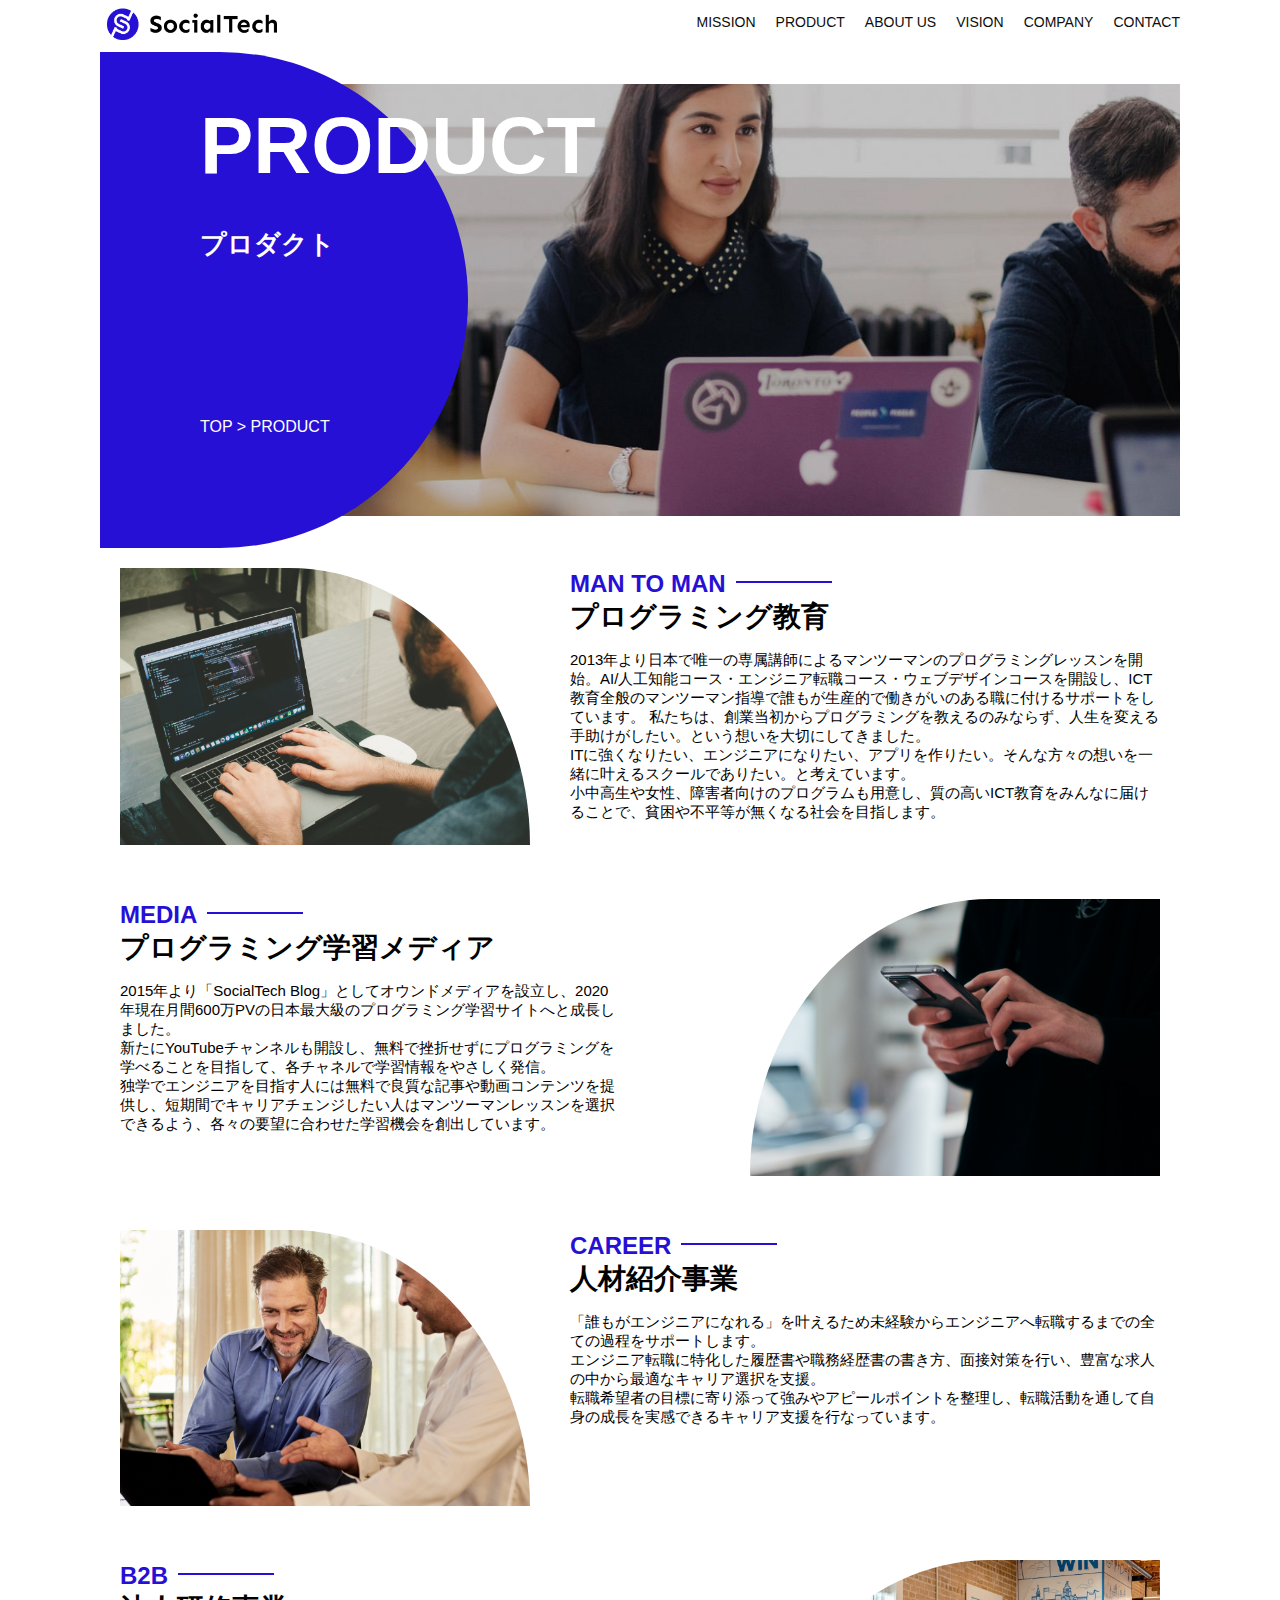
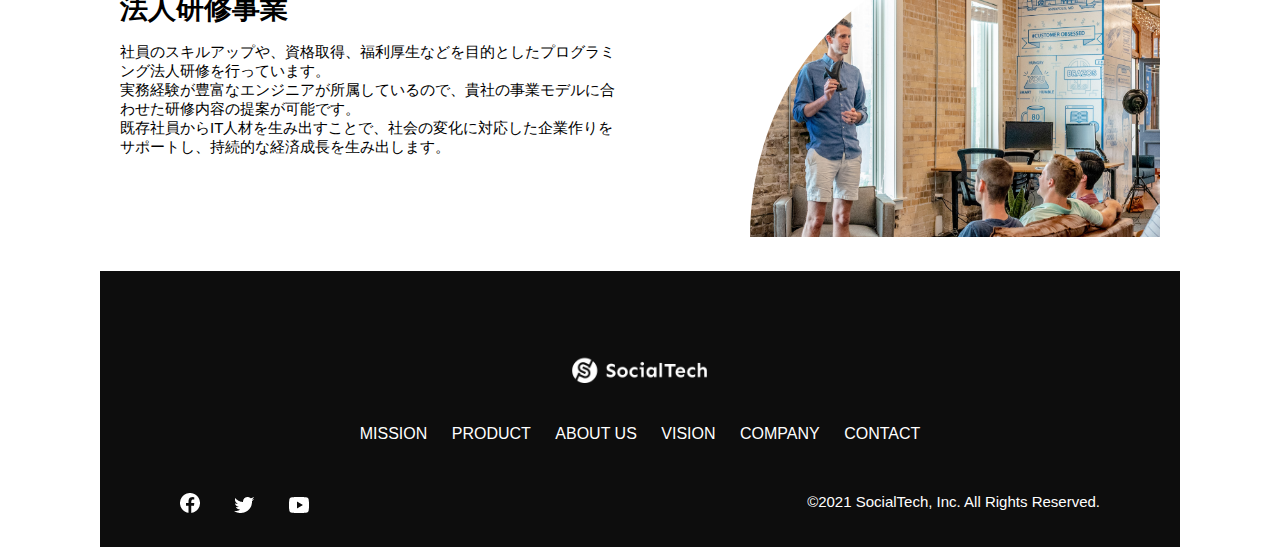
<file: kadai_tutorial_output/product.html>
<!DOCTYPE html>
<html>
  <head>
    <title>SocialTech -PRODUCT プロダクト-</title>
    <meta charset="utf-8">
    <meta name="description" content="SocialTechの4つのプロダクトを紹介します">
    <meta name="viewport" content="width=device-width, initial-scale=1.0">
    <link rel="stylesheet" href="style.css">
  </head>

  <body>
    <!-- ヘッダー -->
    <header>
      <!-- ロゴ -->
      <a href="index.html" id="logo">
        <img src="images/logo.png" alt="トップページに戻る">
      </a>

      <!-- PC用ナビゲーション -->
      <nav id="nav-pc">
        <ul>
          <li><a href="mission.html">MISSION</a></li>
          <li><a href="product.html">PRODUCT</a></li>
          <li><a href="index.html#aboutus">ABOUT US</a></li>
          <li><a href="index.html#vision">VISION</a></li>
          <li><a href="index.html#company">COMPANY</a></li>
          <li><a href="index.html#contact">CONTACT</a></li>
        </ul>
      </nav>

      <!-- スマホ用メニューボタン -->
      <button id="menu-sp" onclick="document.getElementById('nav-sp').style.display = 'block'">
        <img src="images/button-menu.png" alt="ナビゲーションを開く">
      </button>

      <!-- スマホ用ナビゲーション -->
      <div id="nav-sp">
        <button id="close" onclick="document.getElementById('nav-sp').style.display = 'none'">
          <img src="images/button-close.png" alt="ナビゲーションを閉じる">
        </button>

        <nav>
          <ul>
            <li>
              <a id="logo-sp" href="index.html" onclick="document.getElementById('nav-sp').style.display = 'none'"><img src="images/logo-sp.png" alt="トップページに戻る"></a>
            </li>
            <li><a class="menu" href="mission.html" onclick="document.getElementById('nav-sp').style.display = 'none'">MISSION</a></li>
            <li><a class="menu" href="product.html" onclick="document.getElementById('nav-sp').style.display = 'none'">PRODUCT</a></li>
            <li><a class="menu" href="index.html#aboutus" onclick="document.getElementById('nav-sp').style.display = 'none'">ABOUT US</a></li>
            <li><a class="menu" href="index.html#vision" onclick="document.getElementById('nav-sp').style.display = 'none'">VISION</a></li>
            <li><a class="menu" href="index.html#company" onclick="document.getElementById('nav-sp').style.display = 'none'">COMPANY</a></li>
            <li><a class="menu" href="index.html#contact" onclick="document.getElementById('nav-sp').style.display = 'none'">CONTACT</a></li>
          </ul>
        </nav>
        <div id="sns">
          <a href="https://www.facebook.com/sejuku2013">
            <img src="images/button-facebook.png" alt="Facebookのリンク">
          </a>
          <a href="https://twitter.com/samuraijuku">
            <img src="images/button-twitter.png" alt="Twitterのリンク">
          </a>
          <a href="https://www.youtube.com/channel/UCCFOQO5aDK0xXam4cUQXT8g">
            <img src="images/button-youtube.png" alt="YouTubeのリンク">
          </a>
        </div>
      </div>
    </header>

    <main>
      <article>
        <section id="product-main">
            <div class="product-main-inner">
                <div id="product-title">
                    <h1>PRODUCT<br><span>プロダクト</span></h1>
                    <p>TOP > PRODUCT</p>
                </div>
            </div>
        </section>
        <section class="product-section product-section-left">
            <div class="product-section-img">
                <img src="images/product/product-mantoman.png" alt="PCでコードを書く男性">
            </div>
            <div class="product-read">
                <h2 class="product-h2">MAN TO MAN</h2>
                <h3 class="product-h3">プログラミング教育</h3>
                <p>2013年より日本で唯一の専属講師によるマンツーマンのプログラミングレッスンを開始。AI/人工知能コース・エンジニア転職コース・ウェブデザインコースを開設し、ICT教育全般のマンツーマン指導で誰もが生産的で働きがいのある職に付けるサポートをしています。 私たちは、創業当初からプログラミングを教えるのみならず、人生を変える手助けがしたい。という想いを大切にしてきました。<br>ITに強くなりたい、エンジニアになりたい、アプリを作りたい。そんな方々の想いを一緒に叶えるスクールでありたい。と考えています。<br>小中高生や女性、障害者向けのプログラムも用意し、質の高いICT教育をみんなに届けることで、貧困や不平等が無くなる社会を目指します。</p>
           </div>
         </section>
         <section class="product-section product-section-right">
           <div class="product-read">
             <h2 class="product-h2">MEDIA</h2>
             <h3 class="product-h3">プログラミング学習メディア</h3>
             <p>2015年より「SocialTech Blog」としてオウンドメディアを設立し、2020年現在月間600万PVの日本最大級のプログラミング学習サイトへと成長しました。<br>新たにYouTubeチャンネルも開設し、無料で挫折せずにプログラミングを学べることを目指して、各チャネルで学習情報をやさしく発信。<br>独学でエンジニアを目指す人には無料で良質な記事や動画コンテンツを提供し、短期間でキャリアチェンジしたい人はマンツーマンレッスンを選択できるよう、各々の要望に合わせた学習機会を創出しています。</p>
           </div>
           <div class="product-section-img">
             <img src="images/product/product-media.png" alt="スマートフォンを操作する人">
           </div>
         </section>
         <section class="product-section product-section-left">
           <div class="product-section-img">
             <img src="images/product/product-career.png" alt="笑顔で話し合う2人の男性">
           </div>
           <div class="product-read">
             <h2 class="product-h2">CAREER</h2>
             <h3 class="product-h3">人材紹介事業</h3>
             <p>「誰もがエンジニアになれる」を叶えるため未経験からエンジニアへ転職するまでの全ての過程をサポートします。<br>エンジニア転職に特化した履歴書や職務経歴書の書き方、面接対策を行い、豊富な求人の中から最適なキャリア選択を支援。<br>転職希望者の目標に寄り添って強みやアピールポイントを整理し、転職活動を通して自身の成長を実感できるキャリア支援を行なっています。<br></p>
           </div>
         </section>
         <section class="product-section product-section-right">
           <div class="product-read">
             <h2 class="product-h2">B2B</h2>
             <h3 class="product-h3">法人研修事業</h3>
             <p>社員のスキルアップや、資格取得、福利厚生などを目的としたプログラミング法人研修を行っています。<br>実務経験が豊富なエンジニアが所属しているので、貴社の事業モデルに合わせた研修内容の提案が可能です。<br>既存社員からIT人材を生み出すことで、社会の変化に対応した企業作りをサポートし、持続的な経済成長を生み出します。</p>
           </div>
           <div class="product-section-img">
             <img src="images/product/product-b2b.png" alt="講演中の男性とそれを聴く人々">
            </div>
        </section>
      </article>
    </main>
    
    <footer>
      <div id="footer-logo">
        <img src="images/logo-sp.png" alt="SocialTech">
      </div>
      <div id="footer-link">
        <a href="mission.html">MISSION</a>
        <a href="product.html">PRODUCT</a>
        <a href="index.html#aboutus">ABOUT US</a>
        <a href="index.html#vision">VISION</a>
        <a href="index.html#company">COMPANY</a>
        <a href="index.html#contact">CONTACT</a>
      </div>
      <div id="sns-footer">
        <div class="sns-btns">
          <a href="https://www.facebook.com/sejuku2013"><img src="images/button-facebook.png" alt="Facebookのリンク"></a>
          <a href="https://twitter.com/samuraijuku"><img src="images/button-twitter.png" alt="Twitterのリンク"></a>
          <a href="https://www.youtube.com/channel/UCCFOQO5aDK0xXam4cUQXT8g"><img src="images/button-youtube.png" alt="YouTubeのリンク"></a>
        </div>
        <p id="copyright">&copy;2021 SocialTech, Inc. All Rights Reserved.</p>
      </div>
    </footer>
    
  </body>
</html>
</file>
<file: html-css-kadai_013/style.css>
/* PC、スマホ共通スタイル */
body {
    font-family: "Source Sans Pro", "Hiragino Kaku Gothic ProN", Meiryo, Arial,
      sans-serif;
  }
  
  p {
    font-size: 15px;
  }
  
  #main-visual>img {
    width: 100%;
  }
  
  /*================
  PC用のスタイル 
  =================*/
  @media screen and (min-width: 768px) {
    /* 横幅設定 */
    body {
      max-width: 1080px;
      min-width: 960px;
      margin: 0 auto 0 auto;
    }
  
    /* ヘッダー */
    header {
      display: flex;
      justify-content: space-between;
    }
  
    /* ナビゲーションのレイアウト */
    #nav-pc {
      text-align: right;
      font-size: 14px;
      padding-top: 15px;
    }
  
    /* ナビゲーションのリンクの装飾設定 */
    #nav-pc>a {
      text-decoration: none;
      margin-left: 20px;
    }
  
    #nav-pc>a:link {
      color: #0d0d0d;
    }
  
    #nav-pc>a:visited {
      color: #0d0d0d;
    }
  
    #nav-pc>a:hover {
      color: #0d0d0d;
      text-decoration: underline;
    }
  
    #nav-pc>a:active {
      color: #0d0d0d;
    }
    #menu-sp{
        display: none;
    }
    #nav-sp{
        display: none;
    }
  }
  @media screen and (max-width: 767px) {
    body{
        min-width: 375px;
        margin: 0;
    }
    #nav-pc{
        display: none;
    }
    #menu-sp{
        float: right;
        padding: 0;
    }
    #nav-sp{
        background-color: #ce933e;
        position: absolute;
        left: 0;
        top: 0;
        height: 100%;
        width: 100%;
        display: none;
        z-index: 100;
    }
    #nav-sp ul{
        padding-left: 0;
    }
    #nav-sp li{
        list-style: none;
    }
    #close{
        position: absolute;
        top: 20px;
        right: 20px;
    }
    #logo-sp{
        margin: 80px 0px 30px 20px;
    }
    #nav-sp a{
        display: block;
    }
    #nav-sp a:link{
        color: #ffffff;
    }
    #nav-sp a:visited{
        color: #ffffff;
    }
    #nav-sp a:hover{
        color: #ffffff;
        text-decoration: underline;
    }
    #nav-sp a:active{
        color: #ffffff;
    }
    #nav-sp .menu{
        text-decoration: none;
        display: block;
        margin-left: 20px;
        margin-right: 20px;
        height: 44px;
        font-size: 16px;
        background-image: url("images/arrow.png");
        background-repeat: no-repeat;
        background-position: right top;
    }
  }
</file>
<file: kadai_tutorial_output/style.css>
*{
    box-sizing: border-box;
}
p{
    font-size: 15px;
}
body{
    max-width: 1080px;
    margin: 0 auto 0 auto;
    font-family: "Source Sans Pro", "Hiragino Kaku Gothic ProN", Meiryo, Arial, sans-serif;
}
header{
    display: flex;
    justify-content: space-between;
}
#nav-pc{
    /* nav-pc入力忘れ */
    font-size: 14px;
}
#nav-pc ul{
    display: flex;
    padding-left: 0;
}
#nav-pc li{
    list-style: none;
}
#nav-pc a{
    text-decoration: none;
    /* リンクの下線をnoneにすることで相殺 */
    margin-left: 20px;
    color: #0d0d0d;
}
#nav-pc a:hover{
    text-decoration: underline;
    /* リンクにマウスが乗っている時だけ下線を表示 */
}
#nav-sp,#menu-sp{
    display: none;
}
#main-visual{
    position: relative;
    /* 上記のプロパティで親要素を相対位置に配置 */
    height: 400px;
}
#main-message{
    position: absolute;
    /* absolute(絶対位置)を指定する際には親要素にrelativeを指定する必要がある */
    top: 0;
    left: 0;
    background-color: #2710d5;
    color: #ffffff;
    border-radius: 0 0 476px 0;
    /* 要素の角に丸みを追加する　左上から時計回り 上記のプロパティなら右下のみ丸くなる*/
    max-width: 620px;
    width: 100%;
    height: 100%;
    z-index: 11;
    /* レイヤーの優先順位を指定　数が大きい方が上にくる */
}
#main-message > h1{
    /* >の入力忘れ */
    font-size: 60px;
    margin: 100px 0 0 50px;
    /* 今回は「調整して」という指示のため、marginの数値を手動で調整してあげる必要があった */
    /* autoを使わず、数値を入力してブラウザ出力で確認しながら行う方法 */
}
#main-message > p{
    font-size: 28px;
    margin: 0 0 0 50px;
}
#main-visual > img{
    /* 画像はid="main-visual"の中にあるので上記のような指定 */
    max-width: 620px;
    border-radius: 476px 0 0 0;
    position: absolute;
    top :0;
    right: 0;
    z-index: 10;
}
h2{
    margin: 20px 0 0 0;
    /* margin-topではなく、marginで上下左右の余白を指定してあげる */
}
h2::after{
    content:url("images/line.png");
    /* コンテンツで追加したいものがフォルダ内にある場合、上記のような書き方をする */
    margin-left: 10px;
}
h3{
    font-size: 27px;
}
#mission{
    margin: 80px auto 80px auto;
    /* 左右をautoにすることで要素が中央寄せになる */
}
#mission-flex{
    display: flex;
}
#mission-flex > div{
    /* mission-flex内のdivに作用 */
    width: 50%;
    margin: 20px;
}
#mission-photo{
    width: 100%;
}
#s2dgs{
    margin: 50px;
    width: 100%;
}
#product{
    background-color: #fafafa;
    margin: 80px 0 80px 0;
    padding: 10px 40px 0px 40px; 
}
#product .product-flex{
    margin-top: 40px;
    display: flex;
}
#product-left{
    width: 50%;
    margin-right: 20px;
}
#product-right{
    width: 50%;
    margin-left: 20px;
    margin-top: 80px;
}
#product-left > div{
    position: relative;
    height: 480px;
    margin-right: 20px;
}
#product-right > div{
    position: relative;
    height: 480px;
    margin-left: 20px;
}
.product-photo{
    width: 100%;
}
.product-explain {
    background-color: #ffffff;
    position: absolute;
    left: 0;
    bottom: 50px;
    margin: 0 40px 0 40px;
    padding: 20px;
    box-shadow: 5px 5px 10px rgba(0, 0, 0, 0.05);
    /* 影の右方向の長さ、下方向の長さ、ぼけ具合、色の順に指定する */
}
  
.product-explain > span {
    color: #2710d5;
    font-weight: bold;
    font-size: 16px;
    margin: 0;
}
.product-explain > h3 {
    margin: 5px 0 5px 0;
}
.product-explain > p {
    font-size: 14px;
    margin: 0;
}
#product-more {
    text-align: center;
}
#product-more a {
    position: relative;
    bottom: -42px;
}
#aboutus{
    margin: 80px auto 80px auto;
}
#aboutus > div{
    display: flex;
}
.culture-img{
    width: 50%;
    align-self: flex-start;
}
.culture-img2{
    margin-top: 50px;
    width: 100%;
}
.culture-table{
    margin-right: 50px;
}
.culture-num{
    font-size: 80px;
    color: #2710d5;
    padding: 0 20px 0 0;
}
.culture-table th{
    text-align: left;
    font-size: 28px;
    font-weight: bold;
}
.culture-en{
    color: #2710d5;
    font-size: 24px;
}
.culture-descripition{
    margin: 0;
}
#vision{
    margin: 80px auto 80px auto;
}
#vision > div{
    display: flex;
    justify-content: space-between;
    flex-wrap: wrap;
}
.vision-box{
    width: 300px;
    height: 300px;
    margin-bottom: 30px;
    position: relative;
}
.vision-box > img{
    width: 100%;
    position: relative;
    z-index: 30;
}
.vision-box > div{
    position: absolute;
    top: 0;
    left: 0;
    z-index: 31;
    margin-right: 20px;
}
.vision-box > div > h4{
    color: #2710d5;
    font-size: 19px;
    margin: 80px 0 0 0;
}
.vision-box > div > h4::first-letter{
    font-size: 40px;
}
.vision-box > div > h5{
    font-size: 20px;
    margin: 0 0 0 0;
}
.vision-box > div > p{
    margin: 10px 0 0 0;
}
#company{
    margin: 80px auto 80px auto;
}
#company-table{
    width: 100%;
}
.tableheader{
    text-align: left;
    padding: 20px;
    border-bottom-color: #2710d5;
    border-bottom-width: 1px;
     /* border-bottom-widthで、線の太さを指定 */
    border-bottom-style: solid;
    width: 100px;
}
.tableheader-first{
    border-top-color: #2710d5;
    border-top-width: 1px;
    border-top-style: solid;
}
.cell{
    padding: 30px;
    border-bottom-color: #ececec;
    border-bottom-width: 1px;
    border-bottom-style: solid;
}
.cell-first{
    border-top-color: #ececec;
    border-top-width: 1px;
    border-top-style: solid;
}
#company > iframe{
    width: 100%;
    height: 368px;
    margin-top: 40px;
}
#contact{
    margin: 80px auto 80px auto;
}
#contact > form > div{
    display: flex;
    flex-direction: row;
    /* 子要素の並び順を左から右に指定(デフォルトだがコードの可読性をたまめるために入力) */
    flex-wrap: wrap;
    /* ブラウザの幅が狭い場合に「個人情報の取り扱い」のdiv要素内の文章を折り返すために指定 */
    padding-bottom: 30px;
}
.contact-heading{
    width: 240px;
    align-self: center;
    /* 縦方向の揃え方を中央揃えに指定 */
}
.contact-label{
    font-weight: bold;
}
.contact-span{
    color: #ce2222;
    margin-left: 20px;
    font-weight: bold;
}
.contact-textbox{
    border-top: 0px;
    border-left: 0px;
    border-right: 0px;
    border-bottom-width: 1px;
    border-bottom-color: #707070;
    border-style: solid;
    background-color: #fafafa;
    width: 400px;
    height: 56px;
}
.contact-textarea{
    border-top: 0px;
    border-left: 0px;
    border-right: 0px;
    border-bottom-width: 1px;
    border-bottom-color: #707070;
    background-color: #fafafa;
    width: 400px;
    height: 200px;
}
  #contact dt{
    font-weight: bold;
}
#contact dd{
    margin: 0 0 16px 0;
}
#contact dd p{
    margin: 0 0 0 0;
}
#contact dd ul{
    padding-left: 0;
}
#contact dd li{
    margin-bottom: 0;
    list-style: none;
    /* リスト表示の最初の「・」をなしに指定 */
}
footer{
    background-color: #0d0d0d;
    text-align: center;
    padding: 80px 80px 30px 80px;
}
#footer-logo{
    margin-bottom: 30px; 
}
#footer-link{
    margin-bottom: 50px;
}
#footer-link > a{
    text-decoration: none;
    margin: 10px;
    color: #ffffff;
}
#footer-link > a:hover{
    text-decoration: underline;
    /* マウスカーソルがリンクの上にある時、下線を表示する */
}
#sns-footer{
    display: flex;
    justify-content: space-between;
    text-align: left;
}
#sns-footer a{
    margin-right: 30px;
}
#copyright{
    color: #ffffff;
    margin: 0;
}
.mission-main-inner{
    background-image: url("images/mission/mission-main.png");
    background-repeat: no-repeat;
    background-position-y: center;
    /* 背景画像のy軸(縦軸)の位置を指定できる　今回の場合はcenterなので縦軸の中央に指定 */
}
#mission-title{
    background-color: #2710d5;
    width: 368px;
    color: #ffffff;
    height: 496px;
    border-radius: 0 248px 248px 0;
    position: relative;
}
#mission-title h1{
    position: absolute;
    top: 0;
    left: 100px;
    font-size: 80px;
    line-height: 1;
}
#mission-title h1 span{
    font-size: 26px;
}
#mission-title > p{
    position: absolute;
    top: 350px;
    left:100px;
    font-size: 16px;
}
#mission-s2dgs{
    padding: 20px;
}
.mission-h2{
    color: #2710d5;
    font-size: 40px;
}
.mission-h2::after{
    content: none;
}
#mission-five-goals{
    padding: 20px;
    display: flex;
}
#mission-five-goals .five-goals-image{
    width: 30%;
    padding: 20px;
}
#mission-five-goals .five-goals-image img{
    width: 100%;
}
#mission-five-goals .five-goals-read{
    width: 70%;
    padding: 20px;
}
#mission-five-goals .five-goals-read > div{
    margin-bottom: 40px;
}
.fivegoals-image-right{
    float: right;
    margin: 20px;
}
.fivegoals-image-left{
    float: left;
    margin: 20px;
}
.fivegoals-number{
    color: #2710d5;
    font-size: 48px;
    font-weight: bold;
    margin: 0;
}
.fivegoals-h3{
    font-size: 28px;
    margin: 0;
}
.fivegoals-p{
    margin: 0;
}
.product-main-inner {
    background-image: url("images/product/product-main.png");
    background-repeat: no-repeat;
    background-position-y: center;
  }
  #product-title {
    background-color: #2710d5;
    width: 368px;
    color: #ffffff;
    height: 496px;
    border-radius: 0 248px 248px 0;
    position: relative;
  }
  #product-title h1 {
    position: absolute;
    top: 0;
    left: 100px;
    font-size: 80px;
    line-height: 1;
  }  
  #product-title h1 span {
    font-size: 26px;
  } 
  #product-title > p {
    position: absolute;
    top: 350px;
    left: 100px;
    font-size: 16px;
  }
  .product-section{
    display: flex;
    padding: 20px 20px 0;
  }
  .product-section .product-section-img{
    width: 450px;
  }
  .product-section-left .product-section-img img{
    width: 100%;
    padding: 0 40px 30px 0;
    border-radius: 0 432px 0 0;
  }
  .product-section-left .product-read{
    width: 50%;
    flex-grow: 1;
  }
  .product-section-left .product-read p {
    margin-bottom: 0;
  }
  .product-section-right{
    justify-content: space-between;
  }
  .product-section-right .product-section-img img{
    width: 100%;
    padding: 0 0 30px 40px;
    border-radius: 432px 0 0 0;
  }
  .product-section-right .product-read{
    width: 500px;
  }
  .product-h2{
    color: #2710d5;
    font-size: 24px;
    margin: 0;
  }
  .product-h3{
    font-size: 28px;
    margin: 0;
  }



@media screen and (max-width: 767px){
    /* スマホ用のスタイルを指定 */
    /* 767ox以下になった時、PC用ナビゲーションを非表示に指定 */
    #nav-pc{
        display: none;
    }
    #menu-sp{
        display: block;
        background-color: transparent;
        float: right;
        padding: 0;
        border: none;
    }
    #nav-sp{
        background-color: #2710d5;
        position: fixed;
        left: 0;
        top: 0;
        width: 100%;
        height: 100%;
        display: none;
        z-index: 100; 
    }
    #close{
        position: absolute;
        top: 20px;
        right: 20px;
        background-color: transparent;
        border: none;
    }
    #nav-sp nav ul{
        padding-left: 0;
    }
    #nav-sp nav li{
        list-style: none;
    }
    #logo-sp{
        margin: 80px 0 30px 20px;
    }
    #nav-sp nav a{
        display: block;
        color: #ffffff;
    }
    #nav-sp nav a{
        text-decoration: underline;
    }
    #nav-sp .menu{
        text-decoration: none;
        margin: 0 20px 0 20px;
        height: 44px;
        font-size: 16px;
        background-image: url("images/arrow.png");
        /* 要素の背景として画像を表示 */
        background-repeat: no-repeat;
        /* 背景のリピート方法(repeat no-repeat)を指定 */
        background-position: right top;
        /* 背景の位置を指定 */
    }
    #sns{
        position: absolute;
        bottom: 20px;
        left: 20px;
    }
    #sns > a{
        margin-right: 30px;
    }
    #main-visual{
        position: relative;
        height: 470px;
    }
    #main-visual > div{
        text-align: center;
        height: 280px;
    }
    #main-visual h1{
        font-size: 28px;
        margin: 90px 0 0 0;
    }
    #main-visual > div > p{
        margin: 0;
        font-size: 15px;
    }
    #main-visual > img{
        width: 100%;
        border-radius: 476px 0 0 0;
        /* 画像の左上角を丸く指定 */
        top: auto;
        bottom: 0;
    }
    h2{
        margin: 15px 0 15px 0;
    }
    h3{
        font-size: 24px;
        margin: 10px 0 0 0;
    }
    #mission{
        margin: 20px 0 20px 0;
        padding: 0 20px 0 20px;
    }
    #mission-flex{
        flex-direction: column;
        /* フレックスコンテナの配置方法を縦方向に指定 */
    }
    #mission-flex > div{
        width: 100%;
        margin: 0;
    }
    #mission-flex > div > img{
        margin: 50px 0 0 0;
    }
    #product{
        margin: 0;
        padding: 10px 20px 0 20px;
    }
    #product .product-flex{
        flex-direction: column;
        margin-top: 0;
    }
    #product-left, #product-right{
        width: 100%;
        margin: 0;
    }
    #product-left > div, #product-right > div{
        height: auto;
        margin: 0;
    }
    .product-explain{
        position: relative;
        margin: 0;
    }
    .product-explain > h3{
        margin: 10px 0 10px 0;
        font-size: 24px;
    }
    #product-more{
        text-align: left;
    }
    #aboutus{
        margin: 80px 20px 80px 20px;
    }
    #aboutus > div{
        flex-direction: column;
    }
    .culture-table th{
        font-size: 16px;
    }
    .culture-table{
        margin-right: 0;
        padding-right: 20px;
        order: 2;
        /* 並び順を指定 */
    }
    .culture-img{
        width: 100%;
        order: 1;
    }
    .culture-img2{
        margin-top: 0;
    }
    .culture-num{
        padding: 0;
    }
    .culture-descripition{
        margin: 0;
    }
    #vision{
        margin: 80px 20px 80px 20px;
    }
    #vision-box > img{
        position: absolute;
        top: 0;
        left: 0;
    }
    .vision-box > div > h4{
        margin: 60px 0 0 0;
    }
    #company{
        margin: 0 20px 0 20px;
    }
    #company > h3{
        margin-bottom: 20px;
    }
    .tableheader{
        width: 50px;
    }
    .cell{
        padding: 20px;
    }
    #company > iframe{
        height: 240px;
    }
    #contact{
        margin: 80px 20px 80px 20px;
    }
    #contact > h3{
        margin-bottom: 20px;
    }
    #contact > form > div{
        flex-direction: column;
        margin-bottom: 20px;
    }
    .contact-heading{
        align-self: auto;
        /* flexアイテムの配置を個別に指定 autoなら親要素のalign-itemの指定に従う */
        margin-bottom: 20px;
    }
    .contact-textbox{
        min-width: 300px;
        width: 100%;
    }
    .contact-textarea{
        height: 150px;
        width: 100%;
    }
    .radiobutton{
        margin-bottom: 20px;
    }
    footer{
        padding: 30px 0px 50px 20px;
        text-align: left;
    }
    #footer-link > a{
        margin: 0 20px 30px 0;
        display: block;
        background-image: url(images/arrow.png);
        /* 背景の画像を指定 */
        background-repeat: no-repeat;
        background-position: right top;
        /* 背景の位置を右上に指定 */
    }
    #footer-link > a:hover{
        text-decoration: underline;
    }
    #sns-footer{
        flex-direction: column;
        justify-content: flex-start;
        /* 子要素の配置を上端に揃える */
    }
    #copyright{
        font-size: 12px;
        margin-top: 30px;
    }
    #mission-main{
        height: 256px;
        margin-top: 4%;
        position: relative;
    }
    .mission-main-inner{
        height: 80%;
        background-size: cover;
        /* 背景画像の幅と高さを指定　見切れた余白などをなくすため */
    }
    #mission-title{
        width: 136px;
        height: 256px;
        position: absolute;
        top: -10%;
    }
    #mission-title h1{
        left: 20px;
        font-size: 40px;
    }
    #mission-title h1 span{
        font-size: 18px;
    }
    #mission-title > p{
        top: 180px;
        left:20px;
        font-size: 13px;
    }
    .mission-h2{
        font-size: 38px;
        margin: 0;
    }
    .mission-h2::after{
        content: none;
    }
    #mission-s2dgs > img{
        width: 100%;
    }
    #mission-five-goals{
        flex-direction: column;
    }
    #mission-five-goals > div{
        padding: 0;
    }
    #mission-five-goals .five-goals-image, #mission-five-goals .five-goals-read{
        width: 100%;
        padding: 0;
    }
    #mission-five-goals .five-goals-read > div{
        display: flex;
        flex-direction: column;
    }
    .fivegoals-image-right, .fivegoals-image-left{
        align-self: center;
    }
    #product-main{
        height: 256px;
        margin-top: 4%;
        position: relative;
    }
    .product-main-inner{
        height: 80%;
        background-size: cover;
    }
    #product-title{
        width: 136px;
        height: 256px;
        position: absolute;
        top: -10%;
    }
    #product-title h1{
        left: 20px;
        font-size: 40px;
    }
    #product-title h1 span{
        font-size: 18px;
    }
    #product-title > p{
        top: 180px;
        left: 20px;
        font-size: 13px;
    }
    .product-section{
        flex-direction: column;
    }
    .product-section .product-section-img {
        width: 100%;
      }
    .product-section .product-section-img img{
        width: 100%;
        padding: 0;
    }
    .product-section-left .product-section-img img{
        border-radius: 0 300px 0 0;
    }
    .product-section-left .product-read{
        width: 100%;
        flex-grow: 1;
    }
    .product-section-right .product-section-img img{
        order: 1;
        /* orderを指定する際は、親要素をdisplay:flex;でFlexBox化する必要がある */
        border-radius: 300px 0 0 0;
    }
    .product-section-right .product-read{
        order: 2;
        width: 100%;
    }
}
</file>
